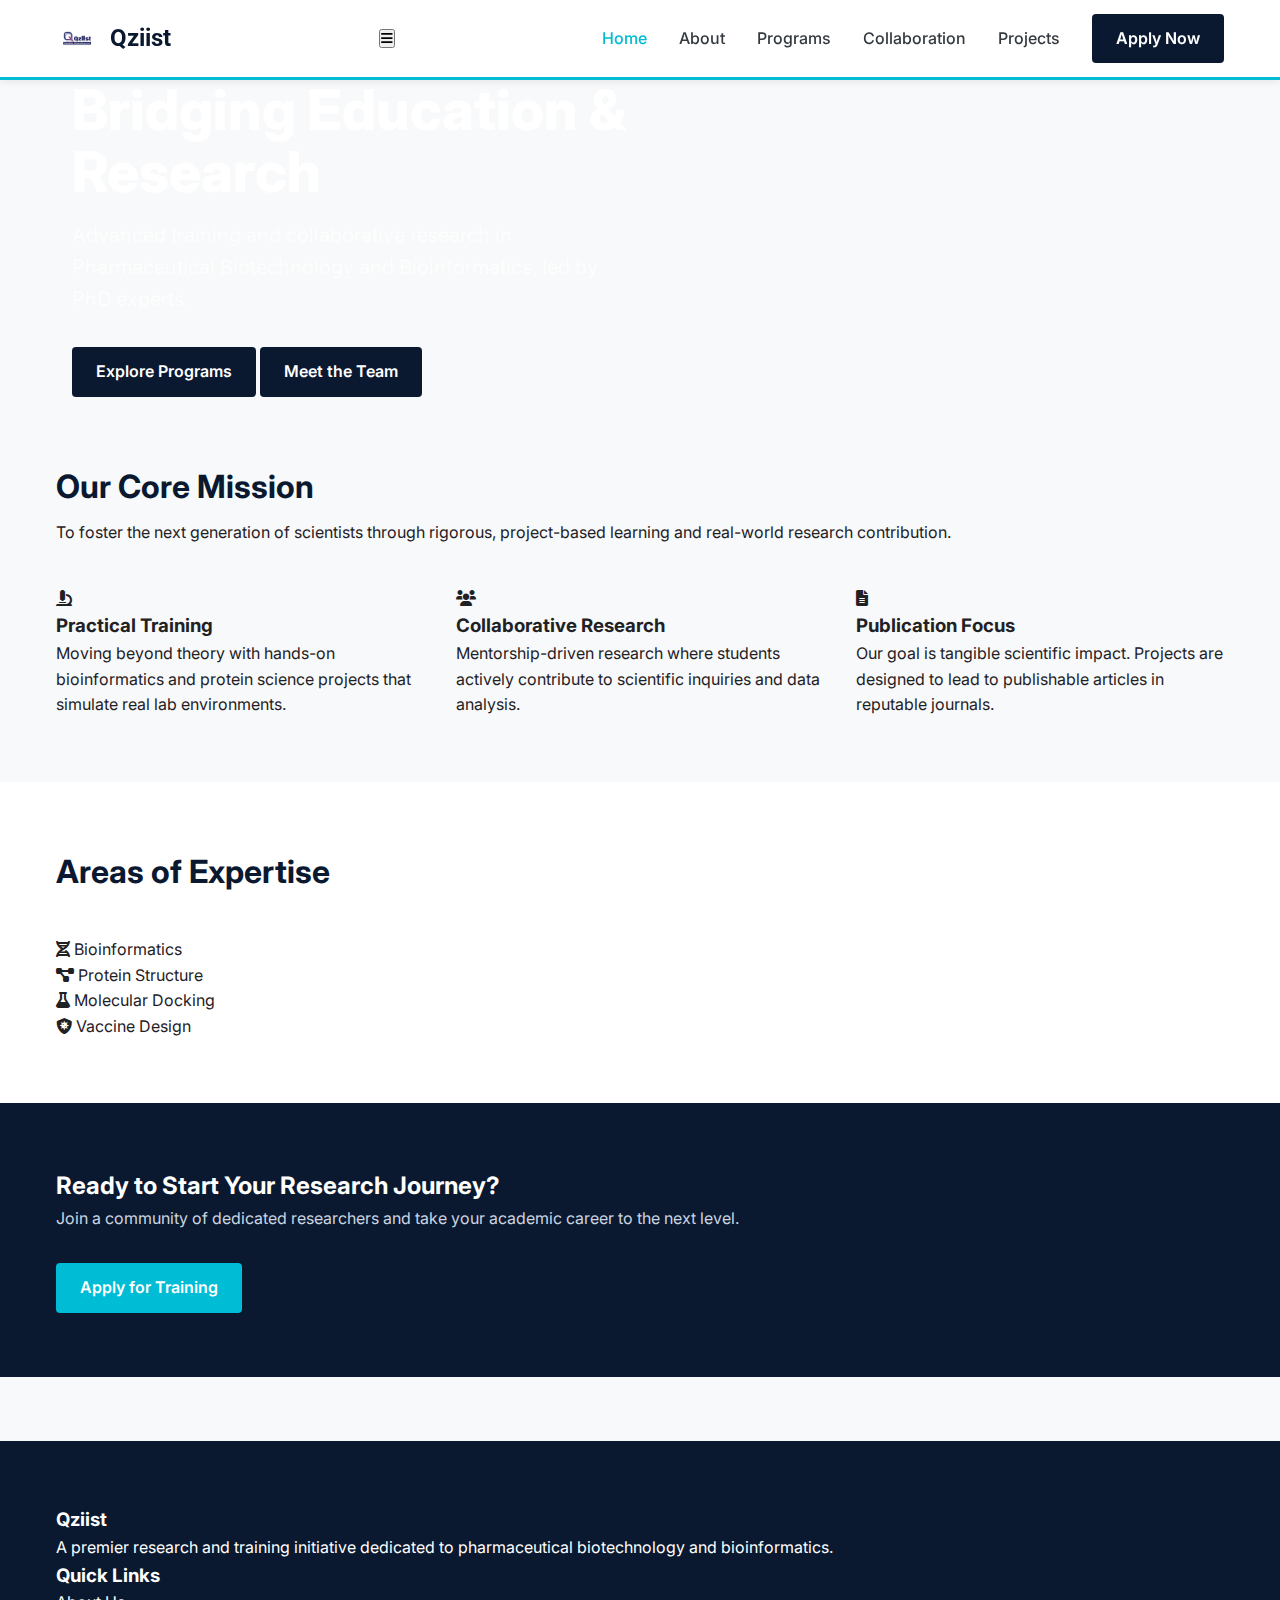
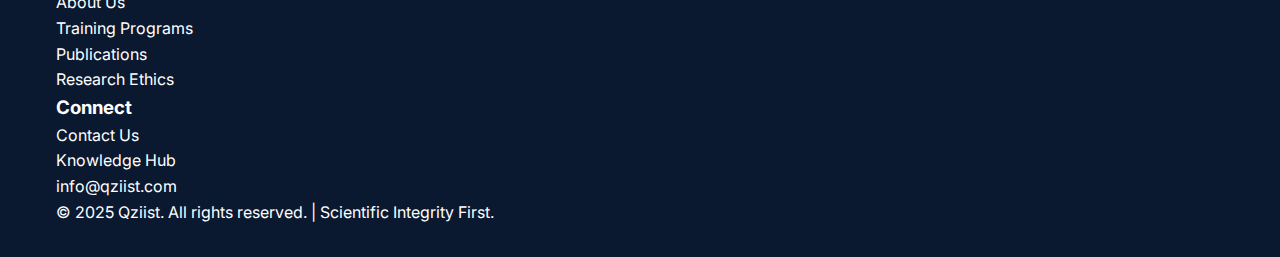
<file: index.html>
<!DOCTYPE html>
<html lang="en">
<head>
    <meta charset="UTF-8">
    <meta name="viewport" content="width=device-width, initial-scale=1.0">
    <title>Qziist | Scientific Research & Training</title>
    <meta name="description" content="Qziist: A project-based training and collaborative research initiative in Pharmaceutical Biotechnology and Bioinformatics.">
    <link rel="stylesheet" href="css/styles.css">
    <link href="https://fonts.googleapis.com/css2?family=Inter:wght@400;500;600&family=Roboto:wght@500;700&display=swap" rel="stylesheet">
    <link href="https://cdnjs.cloudflare.com/ajax/libs/font-awesome/6.0.0/css/all.min.css" rel="stylesheet">
</head>
<body>

    <!-- Header -->
    <header class="main-header">
        <div class="container nav-container">
            <a href="index.html" class="logo">
                <img src="assets/images/qzist-transparent.png" alt="Qziist Logo">
                <span>Qziist</span>
            </a>
            <button class="mobile-menu-btn" aria-label="Toggle navigation">
                <i class="fas fa-bars"></i>
            </button>
            <nav class="nav-links">
                <a href="index.html" class="nav-link">Home</a>
                <a href="about.html" class="nav-link">About</a>
                <a href="programs.html" class="nav-link">Programs</a>
                <a href="collaboration.html" class="nav-link">Collaboration</a>
                <a href="projects.html" class="nav-link">Projects</a>
                <a href="contact.html" class="nav-link btn btn-primary">Apply Now</a>
            </nav>
        </div>
    </header>

    <!-- Hero Section -->
    <section class="hero-section">
        <div class="container">
            <div class="hero-content text-center">
                <h1 class="hero-title">Bridging Education & Research</h1>
                <p class="hero-subtitle">Advanced training and collaborative research in Pharmaceutical Biotechnology and Bioinformatics, led by PhD experts.</p>
                <div class="hero-actions">
                    <a href="programs.html" class="btn btn-primary">Explore Programs</a>
                    <a href="about.html" class="btn btn-outline">Meet the Team</a>
                </div>
            </div>
        </div>
    </section>

    <!-- Mission Points -->
    <section class="section">
        <div class="container">
            <div class="section-header">
                <h2>Our Core Mission</h2>
                <p>To foster the next generation of scientists through rigorous, project-based learning and real-world research contribution.</p>
            </div>
            
            <div class="card-grid">
                <div class="card text-center">
                    <div class="card-icon"><i class="fas fa-microscope"></i></div>
                    <h3>Practical Training</h3>
                    <p>Moving beyond theory with hands-on bioinformatics and protein science projects that simulate real lab environments.</p>
                </div>
                <div class="card text-center">
                    <div class="card-icon"><i class="fas fa-users"></i></div>
                    <h3>Collaborative Research</h3>
                    <p>Mentorship-driven research where students actively contribute to scientific inquiries and data analysis.</p>
                </div>
                <div class="card text-center">
                    <div class="card-icon"><i class="fas fa-file-alt"></i></div>
                    <h3>Publication Focus</h3>
                    <p>Our goal is tangible scientific impact. Projects are designed to lead to publishable articles in reputable journals.</p>
                </div>
            </div>
        </div>
    </section>

    <!-- Featured Expertise -->
    <section class="section" style="background-color: white;">
        <div class="container">
            <div class="section-header">
                <h2>Areas of Expertise</h2>
            </div>
            <div class="feature-grid">
                <div class="feature-item">
                    <i class="fas fa-dna"></i>
                    <span>Bioinformatics</span>
                </div>
                <div class="feature-item">
                    <i class="fas fa-project-diagram"></i>
                    <span>Protein Structure</span>
                </div>
                <div class="feature-item">
                    <i class="fas fa-flask"></i>
                    <span>Molecular Docking</span>
                </div>
                <div class="feature-item">
                    <i class="fas fa-shield-virus"></i>
                    <span>Vaccine Design</span>
                </div>
            </div>
        </div>
    </section>

    <!-- CTA -->
    <section class="section cta-section text-center" style="background-color: var(--color-primary); color: white;">
        <div class="container">
            <h2>Ready to Start Your Research Journey?</h2>
            <p style="color: #cbd5e1; margin-bottom: 2rem;">Join a community of dedicated researchers and take your academic career to the next level.</p>
            <a href="contact.html" class="btn btn-primary" style="background-color: var(--color-secondary); color: var(--color-text-main);">Apply for Training</a>
        </div>
    </section>

    <!-- Footer -->
    <footer class="main-footer">
        <div class="container">
            <div class="footer-content">
                <div class="footer-column">
                    <h3>Qziist</h3>
                    <p>A premier research and training initiative dedicated to pharmaceutical biotechnology and bioinformatics.</p>
                </div>
                <div class="footer-column">
                    <h3>Quick Links</h3>
                    <ul class="footer-links">
                        <li><a href="about.html">About Us</a></li>
                        <li><a href="programs.html">Training Programs</a></li>
                        <li><a href="projects.html">Publications</a></li>
                        <li><a href="ethics.html">Research Ethics</a></li>
                    </ul>
                </div>
                <div class="footer-column">
                    <h3>Connect</h3>
                    <ul class="footer-links">
                        <li><a href="contact.html">Contact Us</a></li>
                        <li><a href="hub.html">Knowledge Hub</a></li>
                        <li><a href="mailto:info@qziist.com">info@qziist.com</a></li>
                    </ul>
                </div>
            </div>
            <div class="copyright">
                <p>&copy; 2025 Qziist. All rights reserved. | Scientific Integrity First.</p>
            </div>
        </div>
    </footer>

    <script src="js/main.js"></script>
</body>
</html>
</file>
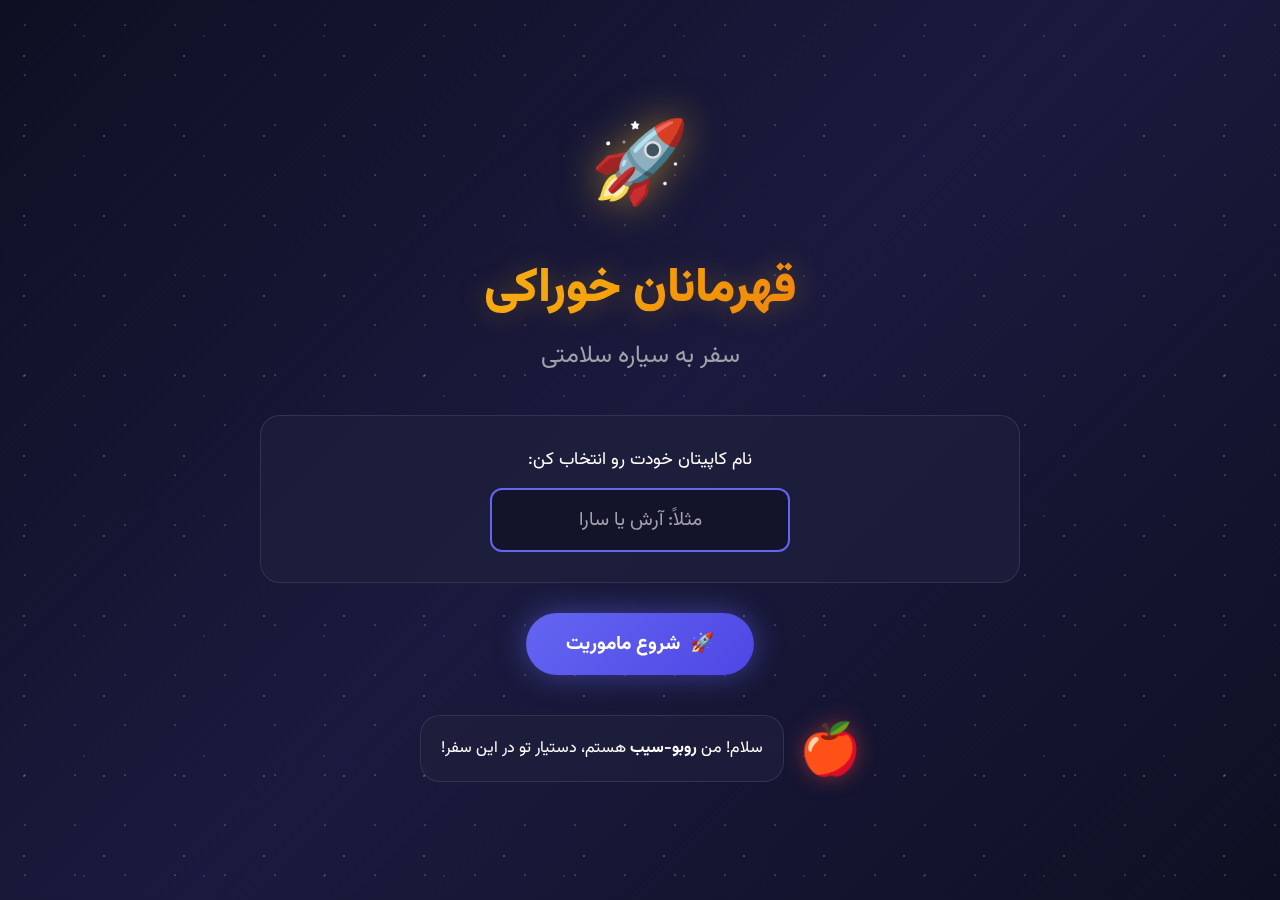
<file: food-heroes-web/index.html>
<!DOCTYPE html>
<html lang="fa" dir="rtl">
<head>
    <meta charset="UTF-8">
    <meta name="viewport" content="width=device-width, initial-scale=1.0">
    <title>قهرمانان خوراکی - سفر به سیاره سلامتی</title>
    <meta name="description" content="بازی آموزشی تغذیه سالم برای کودکان">
    <link rel="preconnect" href="https://fonts.googleapis.com">
    <link rel="preconnect" href="https://fonts.gstatic.com" crossorigin>
    <link href="https://fonts.googleapis.com/css2?family=Vazirmatn:wght@400;700;900&display=swap" rel="stylesheet">
    <link rel="stylesheet" href="styles.css">
</head>
<body>
    <!-- Stars Background -->
    <div class="stars"></div>
    <div class="stars2"></div>
    <div class="stars3"></div>

    <!-- Game Container -->
    <div class="game-container">
        
        <!-- Start Screen -->
        <div id="start-screen" class="screen active">
            <div class="spaceship-icon">🚀</div>
            <h1 class="game-title">قهرمانان خوراکی</h1>
            <h2 class="game-subtitle">سفر به سیاره سلامتی</h2>
            
            <div class="character-select">
                <p>نام کاپیتان خودت رو انتخاب کن:</p>
                <input type="text" id="player-name" placeholder="مثلاً: آرش یا سارا" maxlength="15">
            </div>
            
            <button id="start-btn" class="btn btn-primary">
                <span>🚀</span> شروع ماموریت
            </button>
            
            <div class="robo-sib">
                <span class="robo-icon">🍎</span>
                <div class="speech-bubble">
                    <p>سلام! من <strong>روبو-سیب</strong> هستم، دستیار تو در این سفر!</p>
                </div>
            </div>
        </div>

        <!-- Game Screen -->
        <div id="game-screen" class="screen">
            <!-- Status Bar -->
            <div class="status-bar">
                <div class="status-item">
                    <span class="status-icon">⚡</span>
                    <div class="progress-bar">
                        <div id="energy-bar" class="progress-fill energy"></div>
                    </div>
                    <span class="status-label">انرژی</span>
                </div>
                <div class="status-item">
                    <span class="status-icon">❤️</span>
                    <div class="progress-bar">
                        <div id="health-bar" class="progress-fill health"></div>
                    </div>
                    <span class="status-label">سلامتی</span>
                </div>
                <div class="scene-counter">
                    صحنه <span id="scene-number">1</span> از 5
                </div>
            </div>

            <!-- Scene Container -->
            <div id="scene-container">
                <!-- Dynamic content will be loaded here -->
            </div>

            <!-- Robo-Sib Guide -->
            <div class="robo-guide" id="robo-guide">
                <span class="robo-icon">🍎</span>
                <div class="guide-bubble" id="guide-text">
                    <!-- Guide text will appear here -->
                </div>
            </div>
        </div>

        <!-- Result Screen -->
        <div id="result-screen" class="screen">
            <div id="result-content">
                <!-- Result will be shown here -->
            </div>
            <button id="next-btn" class="btn btn-primary">
                <span>➡️</span> ادامه سفر
            </button>
        </div>

        <!-- End Screen -->
        <div id="end-screen" class="screen">
            <div class="trophy">🏆</div>
            <h1 id="end-title">تبریک!</h1>
            <p id="end-message"></p>
            
            <div class="final-stats">
                <div class="stat-card">
                    <span class="stat-icon">⚡</span>
                    <span class="stat-value" id="final-energy">100%</span>
                    <span class="stat-label">انرژی نهایی</span>
                </div>
                <div class="stat-card">
                    <span class="stat-icon">❤️</span>
                    <span class="stat-value" id="final-health">100%</span>
                    <span class="stat-label">سلامتی نهایی</span>
                </div>
            </div>

            <div class="lessons-learned">
                <h3>📚 درس‌هایی که یاد گرفتی:</h3>
                <ul id="lessons-list"></ul>
            </div>

            <button id="restart-btn" class="btn btn-secondary">
                <span>🔄</span> بازی دوباره
            </button>
        </div>
    </div>

    <script src="game.js"></script>
</body>
</html>
</file>
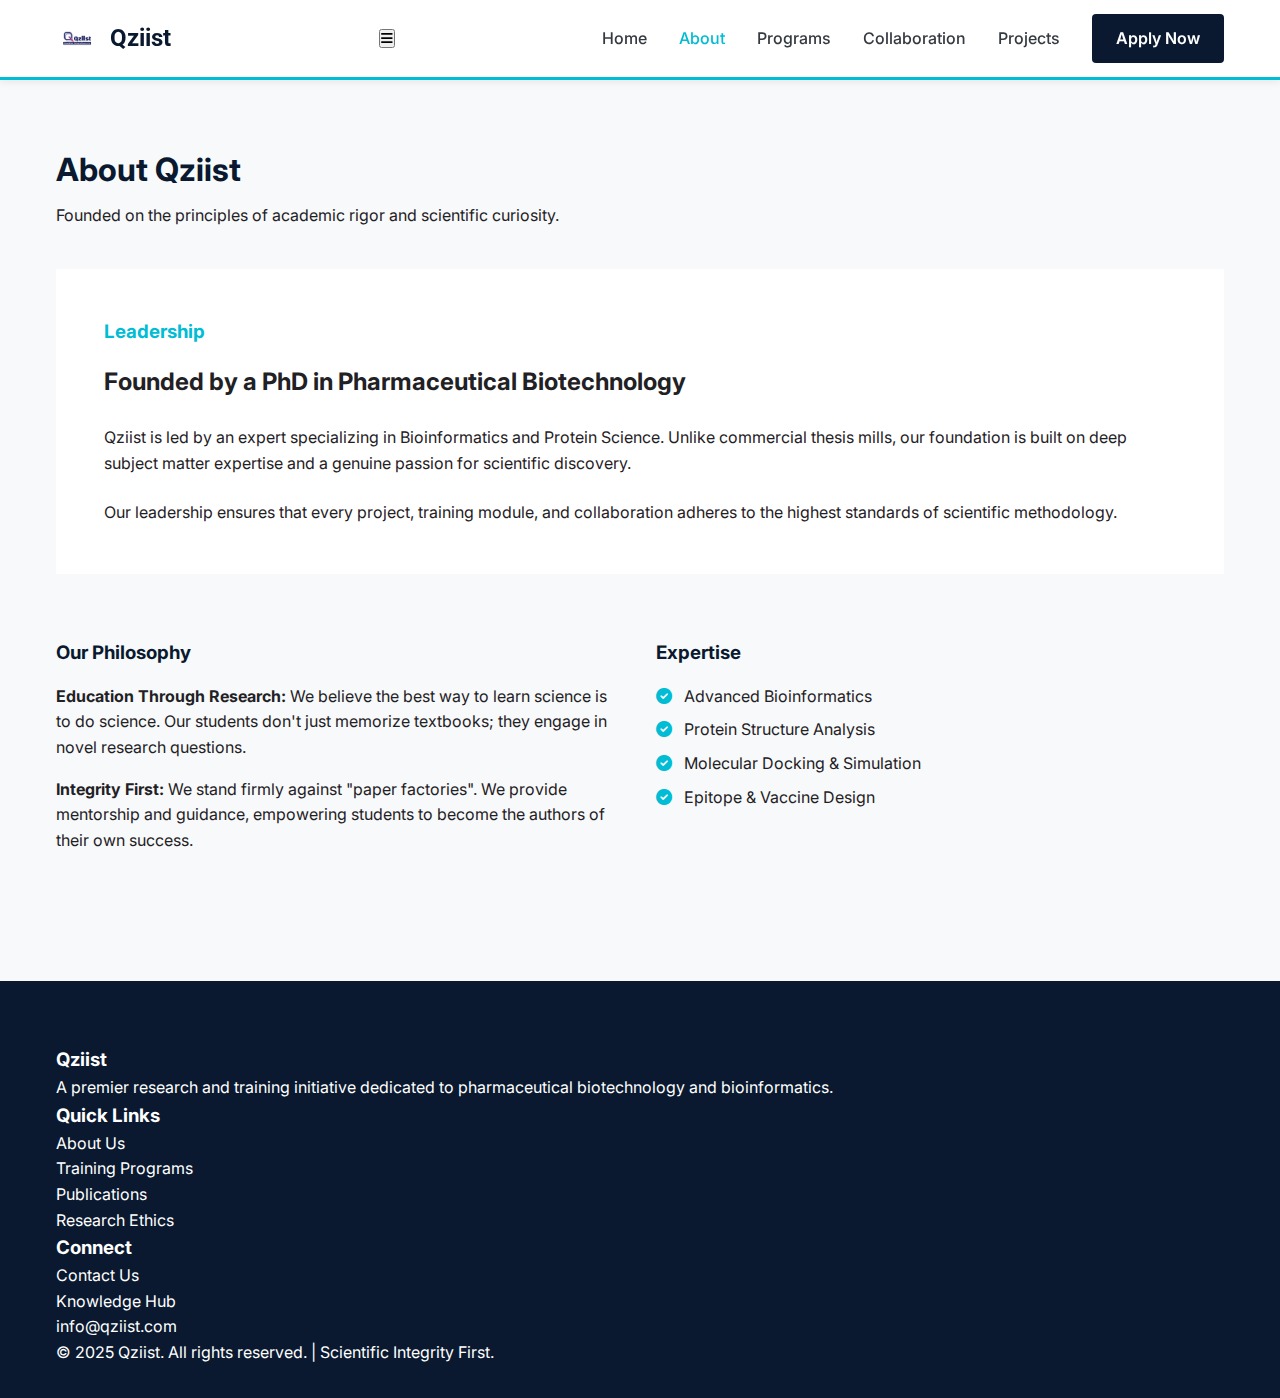
<file: about.html>
<!DOCTYPE html>
<html lang="en">

<head>
    <meta charset="UTF-8">
    <meta name="viewport" content="width=device-width, initial-scale=1.0">
    <title>About Us | Qziist</title>
    <link rel="stylesheet" href="css/styles.css">
    <link href="https://fonts.googleapis.com/css2?family=Inter:wght@400;500;600&family=Roboto:wght@500;700&display=swap"
        rel="stylesheet">
    <link href="https://cdnjs.cloudflare.com/ajax/libs/font-awesome/6.0.0/css/all.min.css" rel="stylesheet">
</head>

<body>

    <header class="main-header">
        <div class="container nav-container">
            <a href="index.html" class="logo">
                <img src="assets/images/qzist-transparent.png" alt="Qziist Logo">
                <span>Qziist</span>
            </a>
            <button class="mobile-menu-btn"><i class="fas fa-bars"></i></button>
            <nav class="nav-links">
                <a href="index.html" class="nav-link">Home</a>
                <a href="about.html" class="nav-link">About</a>
                <a href="programs.html" class="nav-link">Programs</a>
                <a href="collaboration.html" class="nav-link">Collaboration</a>
                <a href="projects.html" class="nav-link">Projects</a>
                <a href="contact.html" class="nav-link btn btn-primary">Apply Now</a>
            </nav>
        </div>
    </header>

    <section class="section">
        <div class="container">
            <div class="section-header">
                <h2>About Qziist</h2>
                <p>Founded on the principles of academic rigor and scientific curiosity.</p>
            </div>

            <div style="display: grid; grid-template-columns: 1fr; gap: 4rem;">
                <!-- Founder Section -->
                <div
                    style="background: white; padding: 3rem; border-radius: var(--radius-md); box-shadow: var(--shadow-sm);">
                    <h3 style="color: var(--color-secondary); margin-bottom: 1rem;">Leadership</h3>
                    <h4 style="font-size: 1.5rem; margin-bottom: 1.5rem;">Founded by a PhD in Pharmaceutical
                        Biotechnology</h4>
                    <p style="margin-bottom: 1.5rem;">
                        Qziist is led by an expert specializing in Bioinformatics and Protein Science.
                        Unlike commercial thesis mills, our foundation is built on deep subject matter expertise and a
                        genuine passion for scientific discovery.
                    </p>
                    <p>
                        Our leadership ensures that every project, training module, and collaboration adheres to the
                        highest standards of scientific methodology.
                    </p>
                </div>

                <!-- Philosophy -->
                <div style="display: grid; grid-template-columns: repeat(auto-fit, minmax(300px, 1fr)); gap: 2rem;">
                    <div>
                        <h3 style="color: var(--color-primary); margin-bottom: 1rem;">Our Philosophy</h3>
                        <p style="margin-bottom: 1rem;"><strong>Education Through Research:</strong> We believe the best
                            way to learn science is to do science. Our students don't just memorize textbooks; they
                            engage in novel research questions.</p>
                        <p><strong>Integrity First:</strong> We stand firmly against "paper factories". We provide
                            mentorship and guidance, empowering students to become the authors of their own success.</p>
                    </div>
                    <div>
                        <h3 style="color: var(--color-primary); margin-bottom: 1rem;">Expertise</h3>
                        <ul style="list-style: none;">
                            <li style="margin-bottom: 0.5rem;"><i class="fas fa-check-circle"
                                    style="color: var(--color-secondary); margin-right: 0.5rem;"></i> Advanced
                                Bioinformatics</li>
                            <li style="margin-bottom: 0.5rem;"><i class="fas fa-check-circle"
                                    style="color: var(--color-secondary); margin-right: 0.5rem;"></i> Protein Structure
                                Analysis</li>
                            <li style="margin-bottom: 0.5rem;"><i class="fas fa-check-circle"
                                    style="color: var(--color-secondary); margin-right: 0.5rem;"></i> Molecular Docking
                                & Simulation</li>
                            <li style="margin-bottom: 0.5rem;"><i class="fas fa-check-circle"
                                    style="color: var(--color-secondary); margin-right: 0.5rem;"></i> Epitope & Vaccine
                                Design</li>
                        </ul>
                    </div>
                </div>
            </div>
        </div>
    </section>

    <!-- Footer -->
    <footer class="main-footer">
        <div class="container">
            <div class="footer-content">
                <div class="footer-column">
                    <h3>Qziist</h3>
                    <p>A premier research and training initiative dedicated to pharmaceutical biotechnology and
                        bioinformatics.</p>
                </div>
                <div class="footer-column">
                    <h3>Quick Links</h3>
                    <ul class="footer-links">
                        <li><a href="about.html">About Us</a></li>
                        <li><a href="programs.html">Training Programs</a></li>
                        <li><a href="projects.html">Publications</a></li>
                        <li><a href="ethics.html">Research Ethics</a></li>
                    </ul>
                </div>
                <div class="footer-column">
                    <h3>Connect</h3>
                    <ul class="footer-links">
                        <li><a href="contact.html">Contact Us</a></li>
                        <li><a href="hub.html">Knowledge Hub</a></li>
                        <li><a href="mailto:info@qziist.com">info@qziist.com</a></li>
                    </ul>
                </div>
            </div>
            <div class="copyright">
                <p>&copy; 2025 Qziist. All rights reserved. | Scientific Integrity First.</p>
            </div>
        </div>
    </footer>
    <script src="js/main.js"></script>
</body>

</html>
</file>
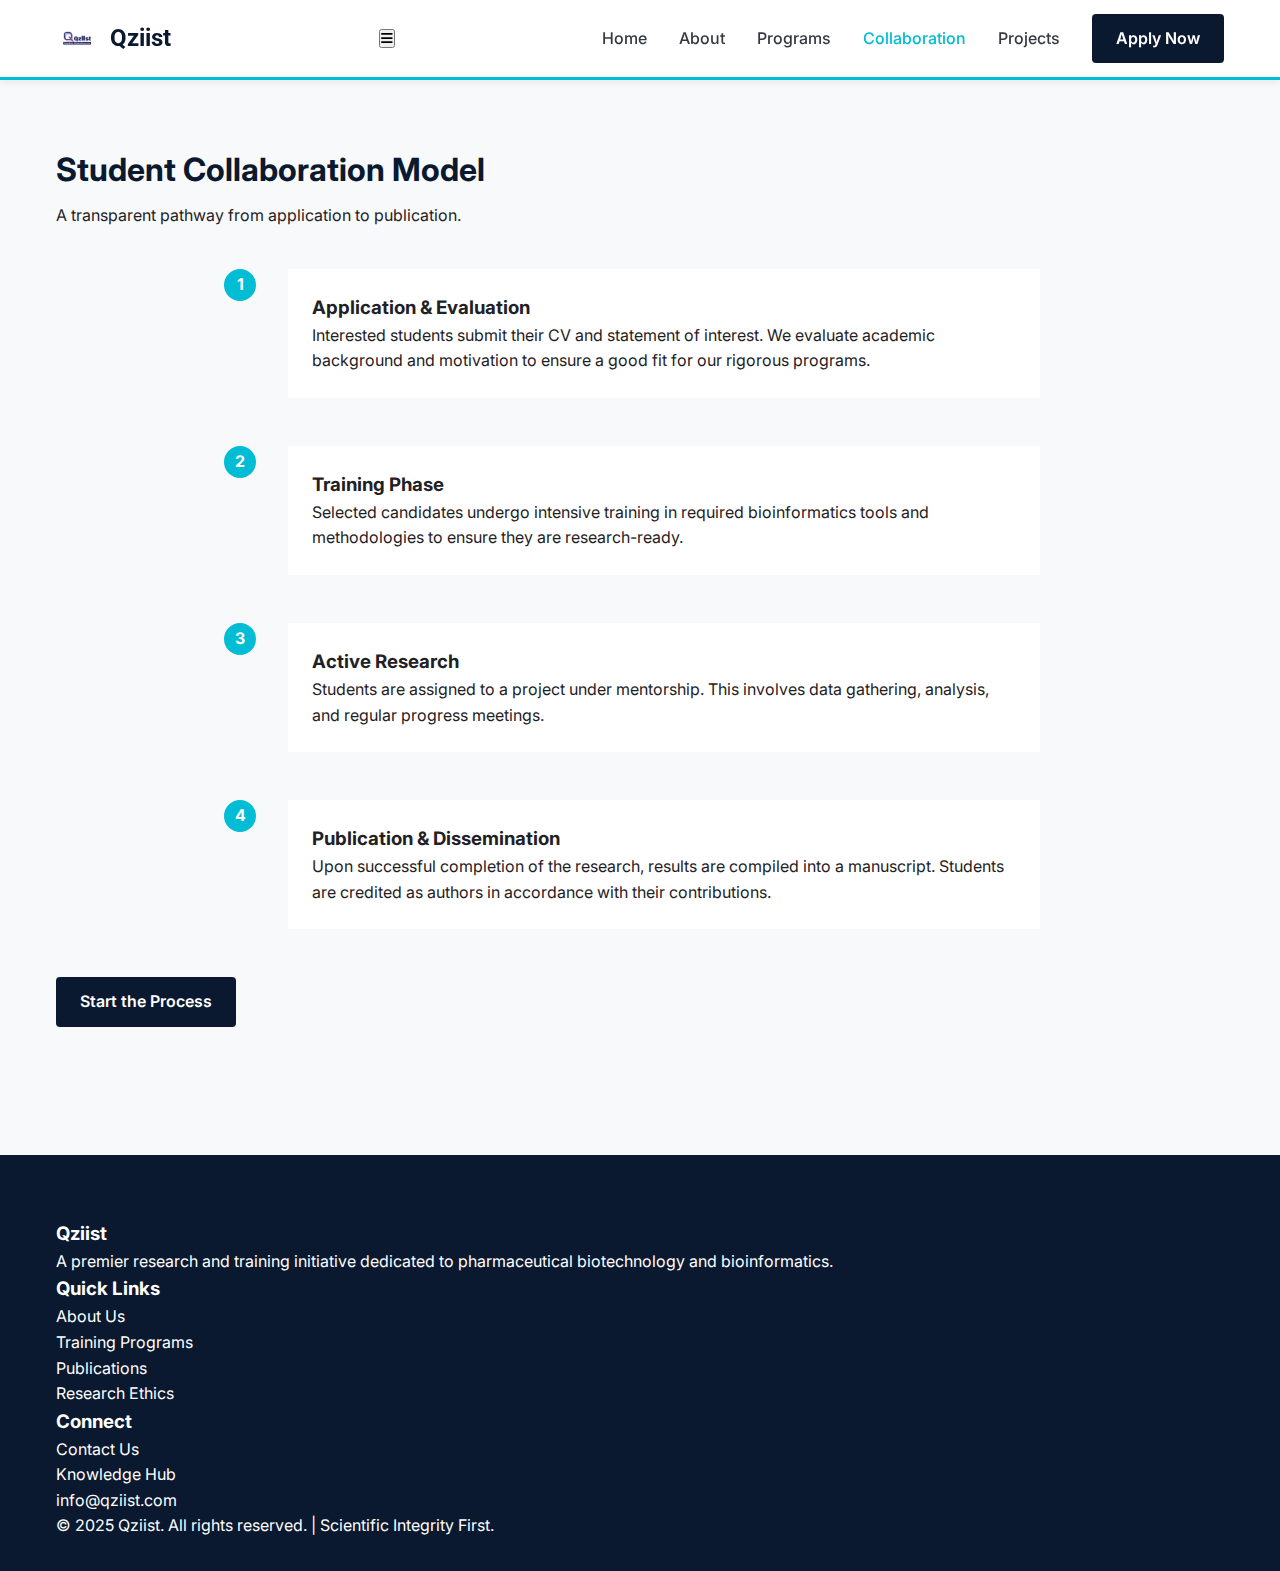
<file: collaboration.html>
<!DOCTYPE html>
<html lang="en">

<head>
    <meta charset="UTF-8">
    <meta name="viewport" content="width=device-width, initial-scale=1.0">
    <title>Collaboration Model | Qziist</title>
    <link rel="stylesheet" href="css/styles.css">
    <link href="https://fonts.googleapis.com/css2?family=Inter:wght@400;500;600&family=Roboto:wght@500;700&display=swap"
        rel="stylesheet">
    <link href="https://cdnjs.cloudflare.com/ajax/libs/font-awesome/6.0.0/css/all.min.css" rel="stylesheet">
    <style>
        .process-step {
            position: relative;
            padding-left: 3rem;
            margin-bottom: 3rem;
        }

        .process-step::before {
            content: '';
            position: absolute;
            left: 0;
            top: 0;
            width: 2px;
            height: 100%;
            background: var(--color-border);
        }

        .process-step:last-child::before {
            height: 0;
        }

        .step-number {
            position: absolute;
            left: -1rem;
            top: 0;
            width: 2rem;
            height: 2rem;
            background: var(--color-secondary);
            color: white;
            border-radius: 50%;
            display: flex;
            align-items: center;
            justify-content: center;
            font-weight: bold;
        }

        .step-content {
            background: white;
            padding: 1.5rem;
            border-radius: var(--radius-md);
            box-shadow: var(--shadow-sm);
        }
    </style>
</head>

<body>

    <header class="main-header">
        <div class="container nav-container">
            <a href="index.html" class="logo">
                <img src="assets/images/qzist-transparent.png" alt="Qziist Logo">
                <span>Qziist</span>
            </a>
            <button class="mobile-menu-btn"><i class="fas fa-bars"></i></button>
            <nav class="nav-links">
                <a href="index.html" class="nav-link">Home</a>
                <a href="about.html" class="nav-link">About</a>
                <a href="programs.html" class="nav-link">Programs</a>
                <a href="collaboration.html" class="nav-link">Collaboration</a>
                <a href="projects.html" class="nav-link">Projects</a>
                <a href="contact.html" class="nav-link btn btn-primary">Apply Now</a>
            </nav>
        </div>
    </header>

    <section class="section">
        <div class="container">
            <div class="section-header">
                <h2>Student Collaboration Model</h2>
                <p>A transparent pathway from application to publication.</p>
            </div>

            <div style="max-width: 800px; margin: 0 auto;">
                <div class="process-step">
                    <div class="step-number">1</div>
                    <div class="step-content">
                        <h3>Application & Evaluation</h3>
                        <p>Interested students submit their CV and statement of interest. We evaluate academic
                            background and motivation to ensure a good fit for our rigorous programs.</p>
                    </div>
                </div>

                <div class="process-step">
                    <div class="step-number">2</div>
                    <div class="step-content">
                        <h3>Training Phase</h3>
                        <p>Selected candidates undergo intensive training in required bioinformatics tools and
                            methodologies to ensure they are research-ready.</p>
                    </div>
                </div>

                <div class="process-step">
                    <div class="step-number">3</div>
                    <div class="step-content">
                        <h3>Active Research</h3>
                        <p>Students are assigned to a project under mentorship. This involves data gathering, analysis,
                            and regular progress meetings.</p>
                    </div>
                </div>

                <div class="process-step">
                    <div class="step-number">4</div>
                    <div class="step-content">
                        <h3>Publication & Dissemination</h3>
                        <p>Upon successful completion of the research, results are compiled into a manuscript. Students
                            are credited as authors in accordance with their contributions.</p>
                    </div>
                </div>
            </div>

            <div class="text-center" style="margin-top: 3rem;">
                <a href="contact.html" class="btn btn-primary">Start the Process</a>
            </div>
        </div>
    </section>

    <!-- Footer -->
    <footer class="main-footer">
        <div class="container">
            <div class="footer-content">
                <div class="footer-column">
                    <h3>Qziist</h3>
                    <p>A premier research and training initiative dedicated to pharmaceutical biotechnology and
                        bioinformatics.</p>
                </div>
                <div class="footer-column">
                    <h3>Quick Links</h3>
                    <ul class="footer-links">
                        <li><a href="about.html">About Us</a></li>
                        <li><a href="programs.html">Training Programs</a></li>
                        <li><a href="projects.html">Publications</a></li>
                        <li><a href="ethics.html">Research Ethics</a></li>
                    </ul>
                </div>
                <div class="footer-column">
                    <h3>Connect</h3>
                    <ul class="footer-links">
                        <li><a href="contact.html">Contact Us</a></li>
                        <li><a href="hub.html">Knowledge Hub</a></li>
                        <li><a href="mailto:info@qziist.com">info@qziist.com</a></li>
                    </ul>
                </div>
            </div>
            <div class="copyright">
                <p>&copy; 2025 Qziist. All rights reserved. | Scientific Integrity First.</p>
            </div>
        </div>
    </footer>
    <script src="js/main.js"></script>
</body>

</html>
</file>
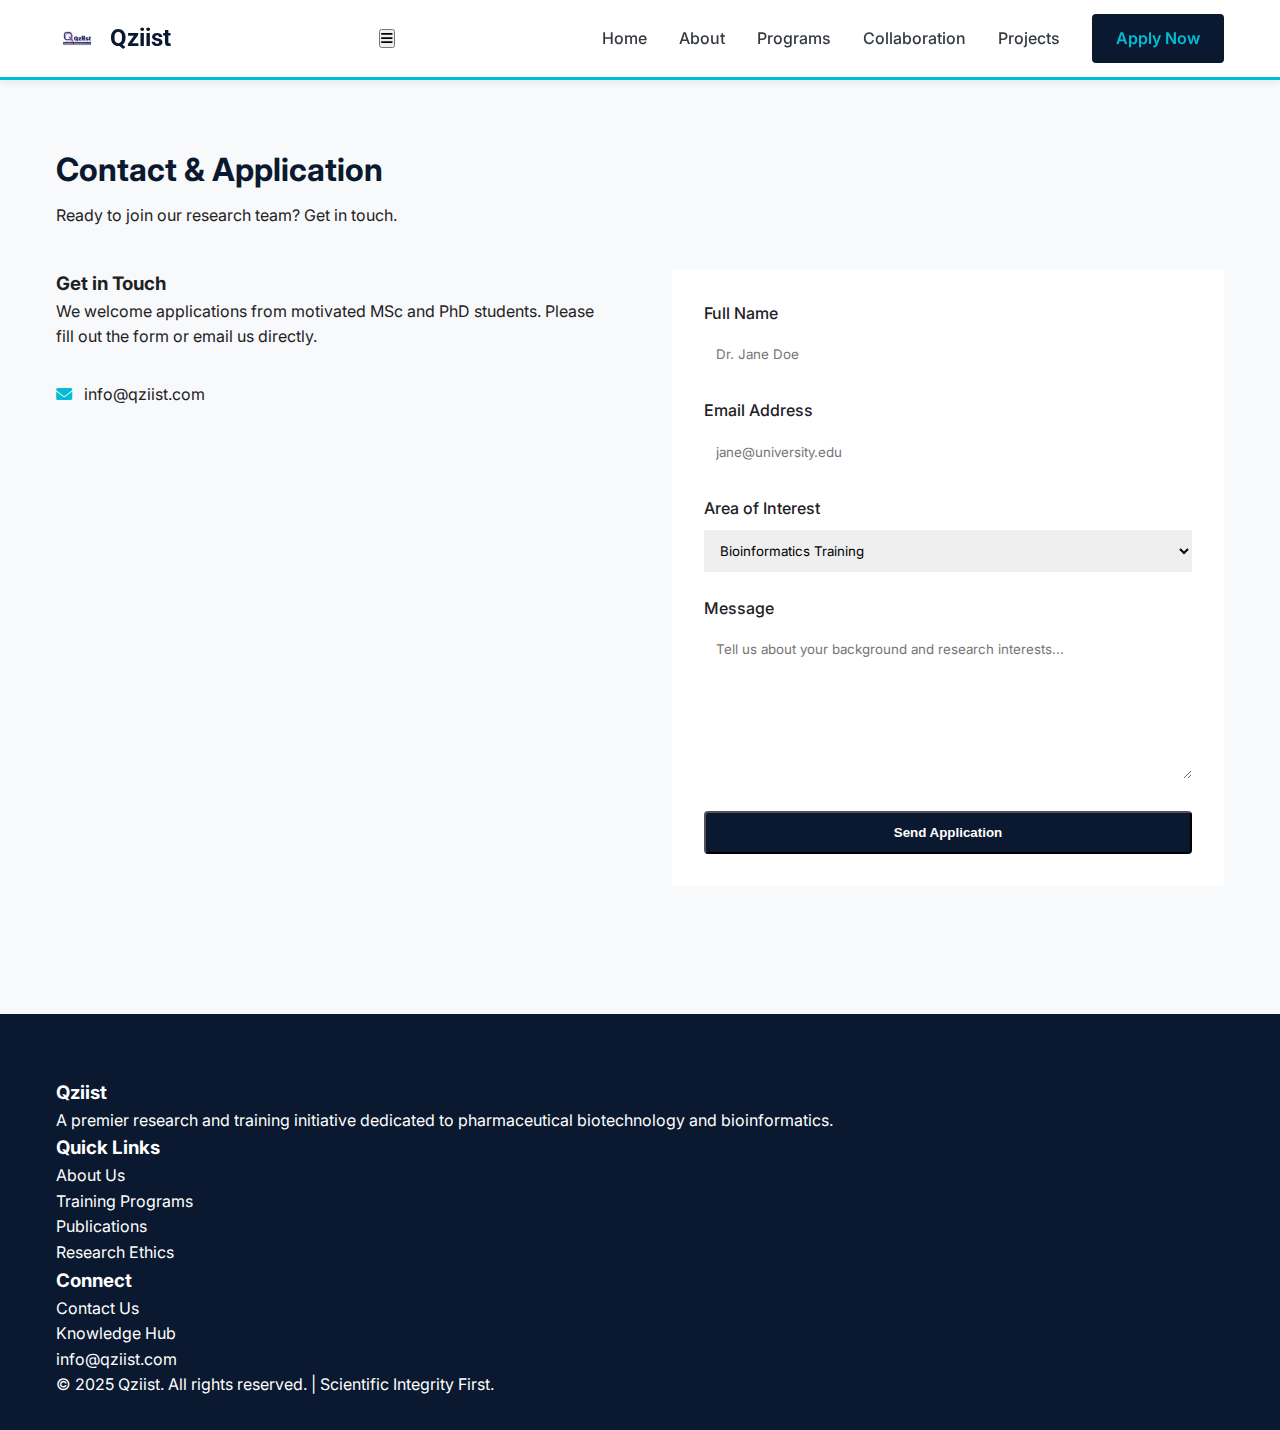
<file: contact.html>
<!DOCTYPE html>
<html lang="en">

<head>
    <meta charset="UTF-8">
    <meta name="viewport" content="width=device-width, initial-scale=1.0">
    <title>Contact Us | Qziist</title>
    <link rel="stylesheet" href="css/styles.css">
    <link href="https://fonts.googleapis.com/css2?family=Inter:wght@400;500;600&family=Roboto:wght@500;700&display=swap"
        rel="stylesheet">
    <link href="https://cdnjs.cloudflare.com/ajax/libs/font-awesome/6.0.0/css/all.min.css" rel="stylesheet">
    <style>
        .contact-form {
            background: white;
            padding: 2rem;
            border-radius: var(--radius-md);
            box-shadow: var(--shadow-sm);
        }

        .form-group {
            margin-bottom: 1.5rem;
        }

        .form-label {
            display: block;
            margin-bottom: 0.5rem;
            font-weight: 500;
        }

        .form-input,
        .form-textarea {
            width: 100%;
            padding: 0.75rem;
            border: 1px solid var(--color-border);
            border-radius: var(--radius-sm);
            font-family: inherit;
        }

        .form-textarea {
            resize: vertical;
            min-height: 150px;
        }

        .form-input:focus,
        .form-textarea:focus {
            outline: none;
            border-color: var(--color-secondary);
            box-shadow: 0 0 0 2px rgba(0, 188, 212, 0.1);
        }
    </style>
</head>

<body>
    <header class="main-header">
        <div class="container nav-container">
            <a href="index.html" class="logo">
                <img src="assets/images/qzist-transparent.png" alt="Qziist Logo">
                <span>Qziist</span>
            </a>
            <button class="mobile-menu-btn"><i class="fas fa-bars"></i></button>
            <nav class="nav-links">
                <a href="index.html" class="nav-link">Home</a>
                <a href="about.html" class="nav-link">About</a>
                <a href="programs.html" class="nav-link">Programs</a>
                <a href="collaboration.html" class="nav-link">Collaboration</a>
                <a href="projects.html" class="nav-link">Projects</a>
                <a href="contact.html" class="nav-link btn btn-primary">Apply Now</a>
            </nav>
        </div>
    </header>

    <section class="section">
        <div class="container">
            <div class="section-header">
                <h2>Contact & Application</h2>
                <p>Ready to join our research team? Get in touch.</p>
            </div>

            <div style="display: grid; grid-template-columns: repeat(auto-fit, minmax(300px, 1fr)); gap: 4rem;">
                <div class="contact-info">
                    <h3>Get in Touch</h3>
                    <p style="margin-bottom: 2rem; color: var(--color-text-muted);">
                        We welcome applications from motivated MSc and PhD students. Please fill out the form or email
                        us directly.
                    </p>

                    <div style="margin-bottom: 1.5rem;">
                        <i class="fas fa-envelope" style="color: var(--color-secondary); margin-right: 0.5rem;"></i>
                        <a href="mailto:info@qziist.com">info@qziist.com</a>
                    </div>
                </div>

                <div class="contact-form">
                    <form>
                        <div class="form-group">
                            <label class="form-label" for="name">Full Name</label>
                            <input class="form-input" type="text" id="name" placeholder="Dr. Jane Doe">
                        </div>
                        <div class="form-group">
                            <label class="form-label" for="email">Email Address</label>
                            <input class="form-input" type="email" id="email" placeholder="jane@university.edu">
                        </div>
                        <div class="form-group">
                            <label class="form-label" for="interest">Area of Interest</label>
                            <select class="form-input" id="interest">
                                <option>Bioinformatics Training</option>
                                <option>Research Internship</option>
                                <option>Collaboration Inquiry</option>
                                <option>Other</option>
                            </select>
                        </div>
                        <div class="form-group">
                            <label class="form-label" for="message">Message</label>
                            <textarea class="form-textarea" id="message"
                                placeholder="Tell us about your background and research interests..."></textarea>
                        </div>
                        <button type="submit" class="btn btn-primary" style="width: 100%;">Send Application</button>
                    </form>
                </div>
            </div>
        </div>
    </section>

    <footer class="main-footer">
        <div class="container">
            <div class="footer-content">
                <div class="footer-column">
                    <h3>Qziist</h3>
                    <p>A premier research and training initiative dedicated to pharmaceutical biotechnology and
                        bioinformatics.</p>
                </div>
                <div class="footer-column">
                    <h3>Quick Links</h3>
                    <ul class="footer-links">
                        <li><a href="about.html">About Us</a></li>
                        <li><a href="programs.html">Training Programs</a></li>
                        <li><a href="projects.html">Publications</a></li>
                        <li><a href="ethics.html">Research Ethics</a></li>
                    </ul>
                </div>
                <div class="footer-column">
                    <h3>Connect</h3>
                    <ul class="footer-links">
                        <li><a href="contact.html">Contact Us</a></li>
                        <li><a href="hub.html">Knowledge Hub</a></li>
                        <li><a href="mailto:info@qziist.com">info@qziist.com</a></li>
                    </ul>
                </div>
            </div>
            <div class="copyright">
                <p>&copy; 2025 Qziist. All rights reserved. | Scientific Integrity First.</p>
            </div>
        </div>
    </footer>
    <script src="js/main.js"></script>
</body>

</html>
</file>
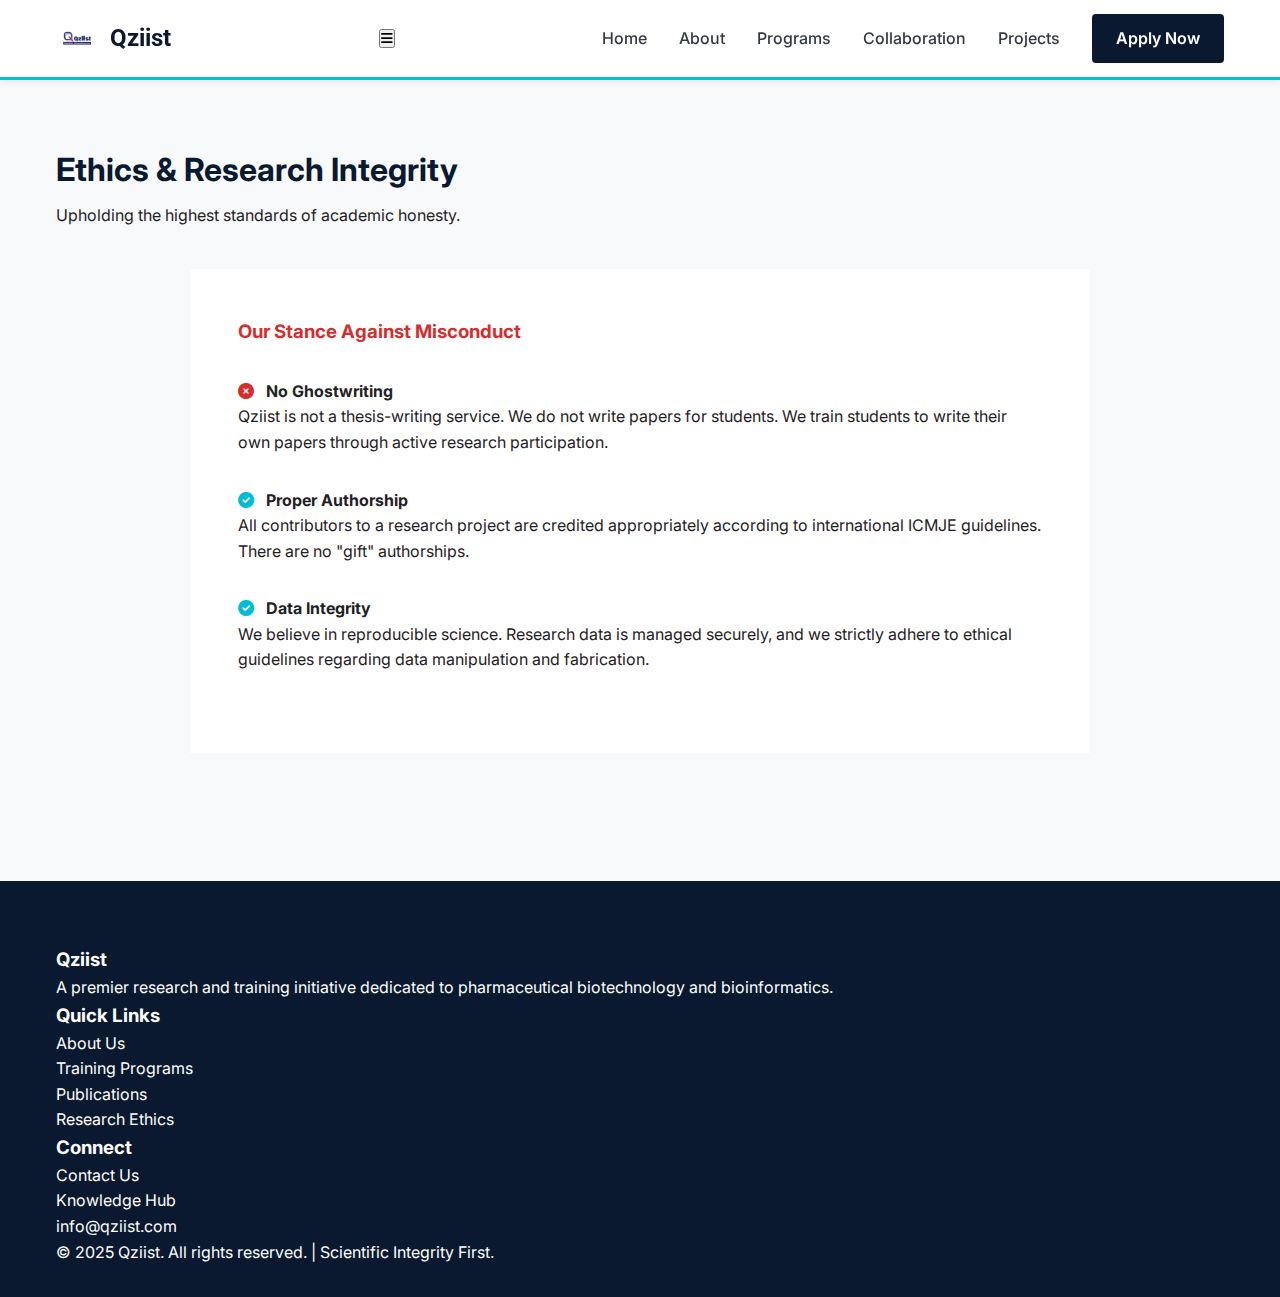
<file: ethics.html>
<!DOCTYPE html>
<html lang="en">

<head>
    <meta charset="UTF-8">
    <meta name="viewport" content="width=device-width, initial-scale=1.0">
    <title>Research Ethics | Qziist</title>
    <link rel="stylesheet" href="css/styles.css">
    <link href="https://fonts.googleapis.com/css2?family=Inter:wght@400;500;600&family=Roboto:wght@500;700&display=swap"
        rel="stylesheet">
    <link href="https://cdnjs.cloudflare.com/ajax/libs/font-awesome/6.0.0/css/all.min.css" rel="stylesheet">
</head>

<body>
    <header class="main-header">
        <div class="container nav-container">
            <a href="index.html" class="logo">
                <img src="assets/images/qzist-transparent.png" alt="Qziist Logo">
                <span>Qziist</span>
            </a>
            <button class="mobile-menu-btn"><i class="fas fa-bars"></i></button>
            <nav class="nav-links">
                <a href="index.html" class="nav-link">Home</a>
                <a href="about.html" class="nav-link">About</a>
                <a href="programs.html" class="nav-link">Programs</a>
                <a href="collaboration.html" class="nav-link">Collaboration</a>
                <a href="projects.html" class="nav-link">Projects</a>
                <a href="contact.html" class="nav-link btn btn-primary">Apply Now</a>
            </nav>
        </div>
    </header>

    <section class="section">
        <div class="container">
            <div class="section-header">
                <h2>Ethics & Research Integrity</h2>
                <p>Upholding the highest standards of academic honesty.</p>
            </div>

            <div
                style="background: white; padding: 3rem; border-radius: var(--radius-md); box-shadow: var(--shadow-sm); max-width: 900px; margin: 0 auto;">
                <h3 style="color: var(--color-accent); margin-bottom: 2rem;">Our Stance Against Misconduct</h3>

                <div style="margin-bottom: 2rem;">
                    <h4><i class="fas fa-times-circle" style="color: var(--color-accent); margin-right: 0.5rem;"></i> No
                        Ghostwriting</h4>
                    <p>Qziist is not a thesis-writing service. We do not write papers for students. We train students to
                        write their own papers through active research participation.</p>
                </div>

                <div style="margin-bottom: 2rem;">
                    <h4><i class="fas fa-check-circle" style="color: var(--color-secondary); margin-right: 0.5rem;"></i>
                        Proper Authorship</h4>
                    <p>All contributors to a research project are credited appropriately according to international
                        ICMJE guidelines. There are no "gift" authorships.</p>
                </div>

                <div style="margin-bottom: 2rem;">
                    <h4><i class="fas fa-check-circle" style="color: var(--color-secondary); margin-right: 0.5rem;"></i>
                        Data Integrity</h4>
                    <p>We believe in reproducible science. Research data is managed securely, and we strictly adhere to
                        ethical guidelines regarding data manipulation and fabrication.</p>
                </div>
            </div>
        </div>
    </section>

    <footer class="main-footer">
        <div class="container">
            <div class="footer-content">
                <div class="footer-column">
                    <h3>Qziist</h3>
                    <p>A premier research and training initiative dedicated to pharmaceutical biotechnology and
                        bioinformatics.</p>
                </div>
                <div class="footer-column">
                    <h3>Quick Links</h3>
                    <ul class="footer-links">
                        <li><a href="about.html">About Us</a></li>
                        <li><a href="programs.html">Training Programs</a></li>
                        <li><a href="projects.html">Publications</a></li>
                        <li><a href="ethics.html">Research Ethics</a></li>
                    </ul>
                </div>
                <div class="footer-column">
                    <h3>Connect</h3>
                    <ul class="footer-links">
                        <li><a href="contact.html">Contact Us</a></li>
                        <li><a href="hub.html">Knowledge Hub</a></li>
                        <li><a href="mailto:info@qziist.com">info@qziist.com</a></li>
                    </ul>
                </div>
            </div>
            <div class="copyright">
                <p>&copy; 2025 Qziist. All rights reserved. | Scientific Integrity First.</p>
            </div>
        </div>
    </footer>
    <script src="js/main.js"></script>
</body>

</html>
</file>
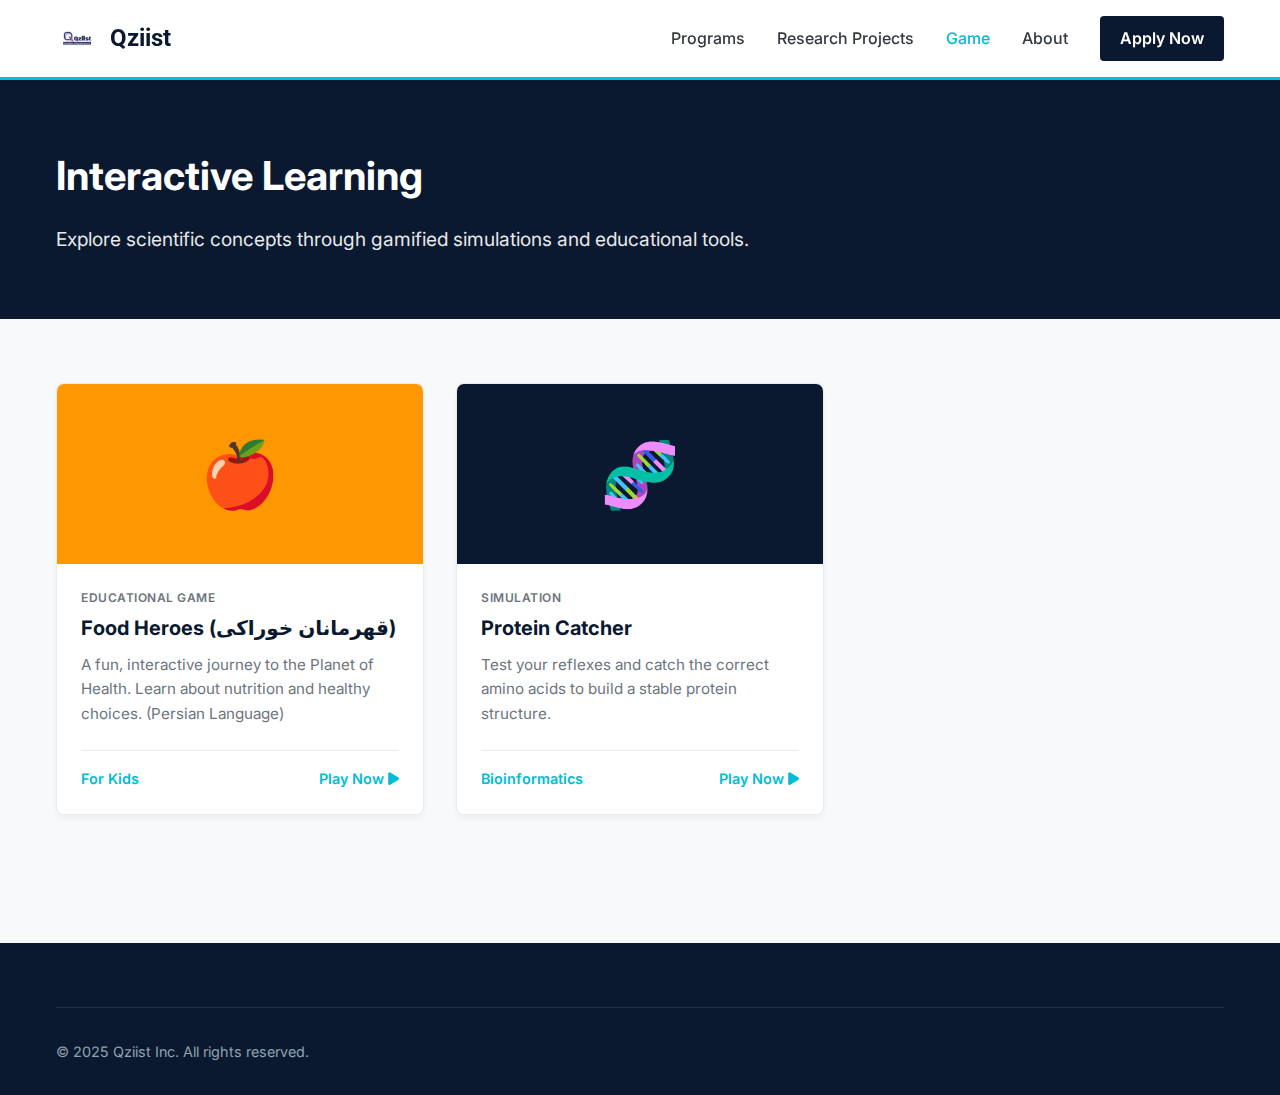
<file: game.html>
<!DOCTYPE html>
<html lang="en">

<head>
    <meta charset="UTF-8">
    <meta name="viewport" content="width=device-width, initial-scale=1.0">
    <title>Scientific Games | Qziist</title>
    <link rel="stylesheet" href="css/styles.css">
    <link
        href="https://fonts.googleapis.com/css2?family=Inter:wght@400;500;600;700&family=Roboto:wght@500;700&display=swap"
        rel="stylesheet">
    <link href="https://cdnjs.cloudflare.com/ajax/libs/font-awesome/6.0.0/css/all.min.css" rel="stylesheet">
</head>

<body>

    <header class="main-header">
        <div class="nav-container">
            <a href="index.html" class="logo">
                <img src="assets/images/qzist-transparent.png" alt="Qziist Logo">
                <span>Qziist</span>
            </a>
            <nav class="nav-links">
                <a href="programs.html" class="nav-link">Programs</a>
                <a href="projects.html" class="nav-link">Research Projects</a>
                <a href="game.html" class="nav-link active">Game</a>
                <a href="about.html" class="nav-link">About</a>
                <a href="contact.html" class="nav-btn">Apply Now</a>
            </nav>
            <button class="mobile-menu-btn" style="display:none;"><i class="fas fa-bars"></i></button>
        </div>
    </header>

    <div style="background:var(--color-primary); color:white; padding: 4rem 0;">
        <div class="container">
            <h1 style="font-size:2.5rem; margin-bottom:1rem;">Interactive Learning</h1>
            <p style="font-size:1.2rem; opacity:0.9; max-width:800px;">Explore scientific concepts through gamified
                simulations and educational tools.</p>
        </div>
    </div>

    <section class="section">
        <div class="container">
            <div class="card-grid">
                <!-- Food Heroes Game -->
                <a href="food-heroes-web/index.html" class="program-card">
                    <div class="card-thumb"
                        style="background:#ff9800; display:flex; align-items:center; justify-content:center;">
                        <span style="font-size:4rem;">🍎</span>
                    </div>
                    <div class="card-body">
                        <span class="org-label">Educational Game</span>
                        <h3 class="card-title">Food Heroes (قهرمانان خوراکی)</h3>
                        <p class="card-desc">
                            A fun, interactive journey to the Planet of Health. Learn about nutrition and healthy
                            choices. (Persian Language)
                        </p>
                        <div class="card-footer">
                            <span>For Kids</span>
                            <span>Play Now <i class="fas fa-play"></i></span>
                        </div>
                    </div>
                </a>

                <!-- Protein Catcher Game -->
                <a href="protein_game.html" class="program-card">
                    <div class="card-thumb"
                        style="background:#0a192f; display:flex; align-items:center; justify-content:center;">
                        <span style="font-size:4rem;">🧬</span>
                    </div>
                    <div class="card-body">
                        <span class="org-label">Simulation</span>
                        <h3 class="card-title">Protein Catcher</h3>
                        <p class="card-desc">
                            Test your reflexes and catch the correct amino acids to build a stable protein structure.
                        </p>
                        <div class="card-footer">
                            <span>Bioinformatics</span>
                            <span>Play Now <i class="fas fa-play"></i></span>
                        </div>
                    </div>
                </a>
            </div>
        </div>
    </section>

    <footer class="main-footer">
        <div class="container">
            <div class="footer-bottom">
                <p>&copy; 2025 Qziist Inc. All rights reserved.</p>
            </div>
        </div>
    </footer>

    <script src="js/main.js"></script>
</body>

</html>
</file>
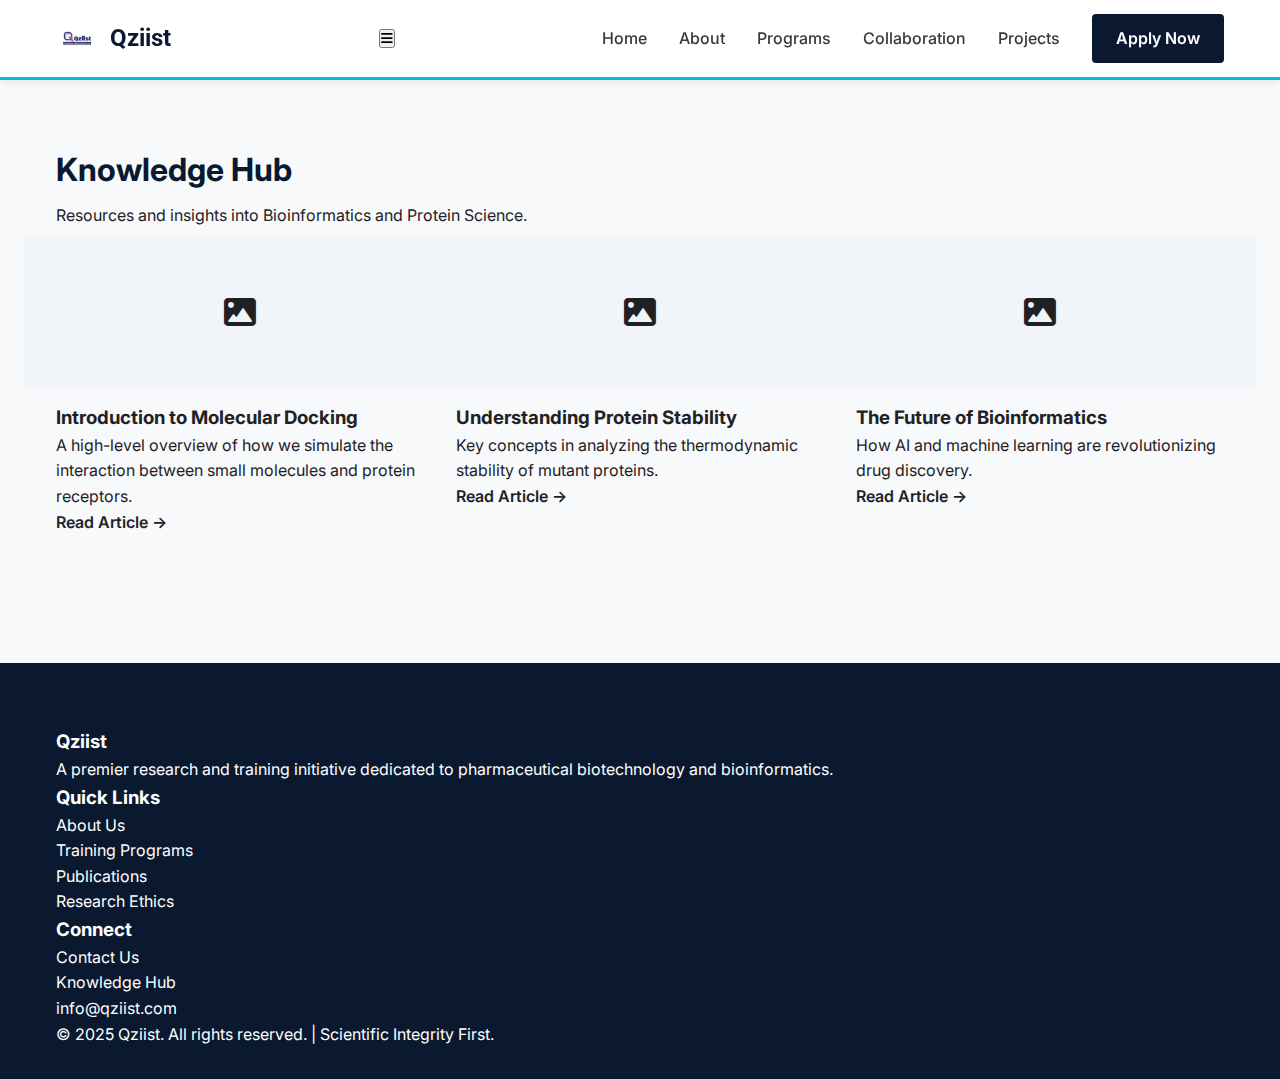
<file: hub.html>
<!DOCTYPE html>
<html lang="en">

<head>
    <meta charset="UTF-8">
    <meta name="viewport" content="width=device-width, initial-scale=1.0">
    <title>Knowledge Hub | Qziist</title>
    <link rel="stylesheet" href="css/styles.css">
    <link href="https://fonts.googleapis.com/css2?family=Inter:wght@400;500;600&family=Roboto:wght@500;700&display=swap"
        rel="stylesheet">
    <link href="https://cdnjs.cloudflare.com/ajax/libs/font-awesome/6.0.0/css/all.min.css" rel="stylesheet">
</head>

<body>
    <header class="main-header">
        <div class="container nav-container">
            <a href="index.html" class="logo">
                <img src="assets/images/qzist-transparent.png" alt="Qziist Logo">
                <span>Qziist</span>
            </a>
            <button class="mobile-menu-btn"><i class="fas fa-bars"></i></button>
            <nav class="nav-links">
                <a href="index.html" class="nav-link">Home</a>
                <a href="about.html" class="nav-link">About</a>
                <a href="programs.html" class="nav-link">Programs</a>
                <a href="collaboration.html" class="nav-link">Collaboration</a>
                <a href="projects.html" class="nav-link">Projects</a>
                <a href="contact.html" class="nav-link btn btn-primary">Apply Now</a>
            </nav>
        </div>
    </header>

    <section class="section">
        <div class="container">
            <div class="section-header">
                <h2>Knowledge Hub</h2>
                <p>Resources and insights into Bioinformatics and Protein Science.</p>
            </div>

            <div class="card-grid">
                <!-- Article Placeholder 1 -->
                <article class="card">
                    <div
                        style="height: 150px; background-color: #f1f5f9; margin: -2rem -2rem 1rem -2rem; display: flex; align-items: center; justify-content: center; color: var(--color-text-muted);">
                        <i class="fas fa-image fa-2x"></i>
                    </div>
                    <h3>Introduction to Molecular Docking</h3>
                    <p style="flex-grow: 1;">A high-level overview of how we simulate the interaction between small
                        molecules and protein receptors.</p>
                    <a href="#" style="margin-top: 1rem; font-weight: 600;">Read Article &rarr;</a>
                </article>

                <!-- Article Placeholder 2 -->
                <article class="card">
                    <div
                        style="height: 150px; background-color: #f1f5f9; margin: -2rem -2rem 1rem -2rem; display: flex; align-items: center; justify-content: center; color: var(--color-text-muted);">
                        <i class="fas fa-image fa-2x"></i>
                    </div>
                    <h3>Understanding Protein Stability</h3>
                    <p style="flex-grow: 1;">Key concepts in analyzing the thermodynamic stability of mutant proteins.
                    </p>
                    <a href="#" style="margin-top: 1rem; font-weight: 600;">Read Article &rarr;</a>
                </article>

                <!-- Article Placeholder 3 -->
                <article class="card">
                    <div
                        style="height: 150px; background-color: #f1f5f9; margin: -2rem -2rem 1rem -2rem; display: flex; align-items: center; justify-content: center; color: var(--color-text-muted);">
                        <i class="fas fa-image fa-2x"></i>
                    </div>
                    <h3>The Future of Bioinformatics</h3>
                    <p style="flex-grow: 1;">How AI and machine learning are revolutionizing drug discovery.</p>
                    <a href="#" style="margin-top: 1rem; font-weight: 600;">Read Article &rarr;</a>
                </article>
            </div>
        </div>
    </section>

    <footer class="main-footer">
        <div class="container">
            <div class="footer-content">
                <div class="footer-column">
                    <h3>Qziist</h3>
                    <p>A premier research and training initiative dedicated to pharmaceutical biotechnology and
                        bioinformatics.</p>
                </div>
                <div class="footer-column">
                    <h3>Quick Links</h3>
                    <ul class="footer-links">
                        <li><a href="about.html">About Us</a></li>
                        <li><a href="programs.html">Training Programs</a></li>
                        <li><a href="projects.html">Publications</a></li>
                        <li><a href="ethics.html">Research Ethics</a></li>
                    </ul>
                </div>
                <div class="footer-column">
                    <h3>Connect</h3>
                    <ul class="footer-links">
                        <li><a href="contact.html">Contact Us</a></li>
                        <li><a href="hub.html">Knowledge Hub</a></li>
                        <li><a href="mailto:info@qziist.com">info@qziist.com</a></li>
                    </ul>
                </div>
            </div>
            <div class="copyright">
                <p>&copy; 2025 Qziist. All rights reserved. | Scientific Integrity First.</p>
            </div>
        </div>
    </footer>
    <script src="js/main.js"></script>
</body>

</html>
</file>
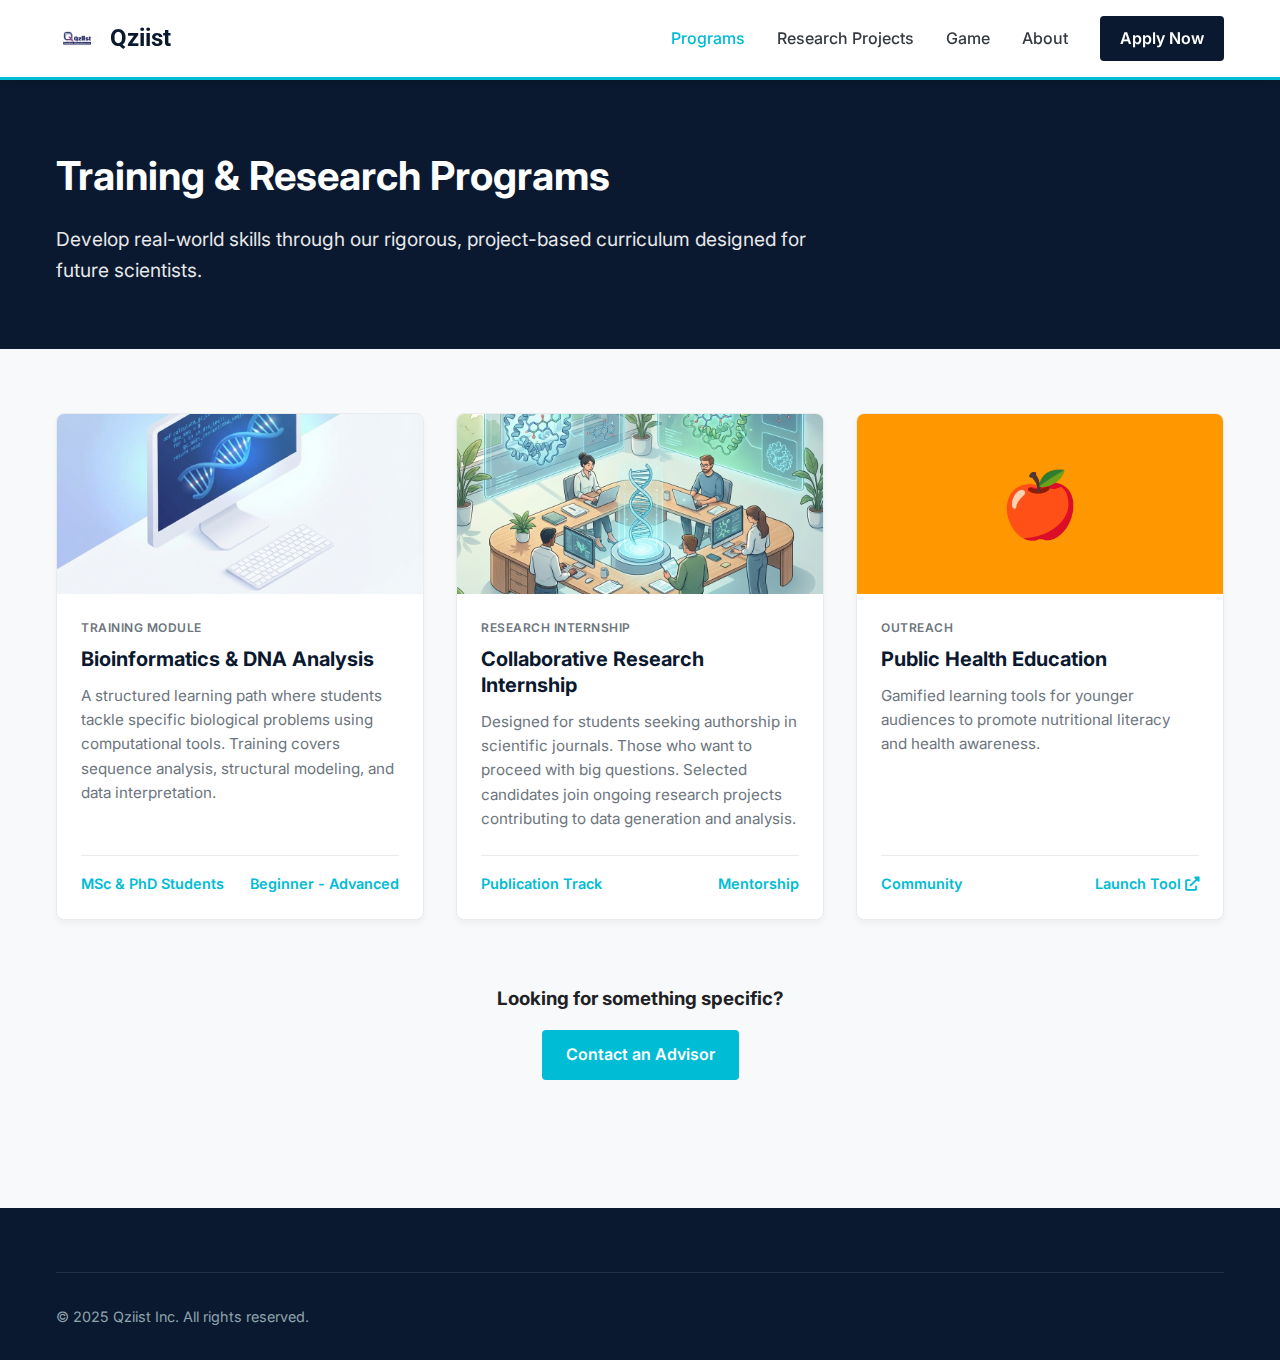
<file: programs.html>
<!DOCTYPE html>
<html lang="en">

<head>
    <meta charset="UTF-8">
    <meta name="viewport" content="width=device-width, initial-scale=1.0">
    <title>Sceintific Programs | Qziist</title>
    <link rel="stylesheet" href="css/styles.css">
    <link
        href="https://fonts.googleapis.com/css2?family=Inter:wght@400;500;600;700&family=Roboto:wght@500;700&display=swap"
        rel="stylesheet">
    <link href="https://cdnjs.cloudflare.com/ajax/libs/font-awesome/6.0.0/css/all.min.css" rel="stylesheet">
</head>

<body>

    <header class="main-header">
        <div class="nav-container">
            <a href="index.html" class="logo">
                <img src="assets/images/qzist-transparent.png" alt="Qziist Logo">
                <span>Qziist</span>
            </a>
            <nav class="nav-links">
                <a href="programs.html" class="nav-link active">Programs</a>
                <a href="projects.html" class="nav-link">Research Projects</a>
                <a href="game.html" class="nav-link">Game</a>
                <a href="about.html" class="nav-link">About</a>
                <a href="contact.html" class="nav-btn">Apply Now</a>
            </nav>
            <button class="mobile-menu-btn" style="display:none;"><i class="fas fa-bars"></i></button>
        </div>
    </header>

    <!-- Page Header -->
    <div style="background:var(--color-primary); color:white; padding: 4rem 0;">
        <div class="container">
            <h1 style="font-size:2.5rem; margin-bottom:1rem;">Training & Research Programs</h1>
            <p style="font-size:1.2rem; opacity:0.9; max-width:800px;">Develop real-world skills through our rigorous,
                project-based curriculum designed for future scientists.</p>
        </div>
    </div>

    <section class="section">
        <div class="container">
            <div class="card-grid">
                <!-- Program 1 -->
                <div class="program-card">
                    <div class="card-thumb">
                        <img src="assets/images/thumb_training.png" alt="Bioinformatics Training">
                    </div>
                    <div class="card-body">
                        <span class="org-label">Training Module</span>
                        <h3 class="card-title">Bioinformatics & DNA Analysis</h3>
                        <p class="card-desc">
                            A structured learning path where students tackle specific biological problems using
                            computational tools.
                            Training covers sequence analysis, structural modeling, and data interpretation.
                        </p>
                        <div class="card-footer">
                            <span>MSc & PhD Students</span>
                            <span>Beginner - Advanced</span>
                        </div>
                    </div>
                </div>

                <!-- Program 2 -->
                <div class="program-card">
                    <div class="card-thumb">
                        <img src="assets/images/thumb_research.png" alt="Collaborative Research">
                    </div>
                    <div class="card-body">
                        <span class="org-label">Research Internship</span>
                        <h3 class="card-title">Collaborative Research Internship</h3>
                        <p class="card-desc">
                            Designed for students seeking authorship in scientific journals. Those who want to proceed
                            with big questions.
                            Selected candidates join ongoing research projects contributing to data generation and
                            analysis.
                        </p>
                        <div class="card-footer">
                            <span>Publication Track</span>
                            <span>Mentorship</span>
                        </div>
                    </div>
                </div>

                <!-- Program 3 (Game) -->
                <div class="program-card">
                    <div class="card-thumb"
                        style="background:#ff9800; display:flex; align-items:center; justify-content:center;">
                        <span style="font-size:4rem;">🍎</span>
                    </div>
                    <div class="card-body">
                        <span class="org-label">Outreach</span>
                        <h3 class="card-title">Public Health Education</h3>
                        <p class="card-desc">
                            Gamified learning tools for younger audiences to promote nutritional literacy and health
                            awareness.
                        </p>
                        <div class="card-footer">
                            <span>Community</span>
                            <span><a href="food-heroes-web/index.html" style="color:inherit;">Launch Tool <i
                                        class="fas fa-external-link-alt"></i></a></span>
                        </div>
                    </div>
                </div>
            </div>

            <div style="margin-top:4rem; text-align:center;">
                <h3 style="margin-bottom:1rem;">Looking for something specific?</h3>
                <a href="contact.html" class="btn btn-secondary">Contact an Advisor</a>
            </div>
        </div>
    </section>

    <footer class="main-footer">
        <div class="container">
            <div class="footer-bottom">
                <p>&copy; 2025 Qziist Inc. All rights reserved.</p>
            </div>
        </div>
    </footer>

    <script src="js/main.js"></script>
</body>

</html>
</file>
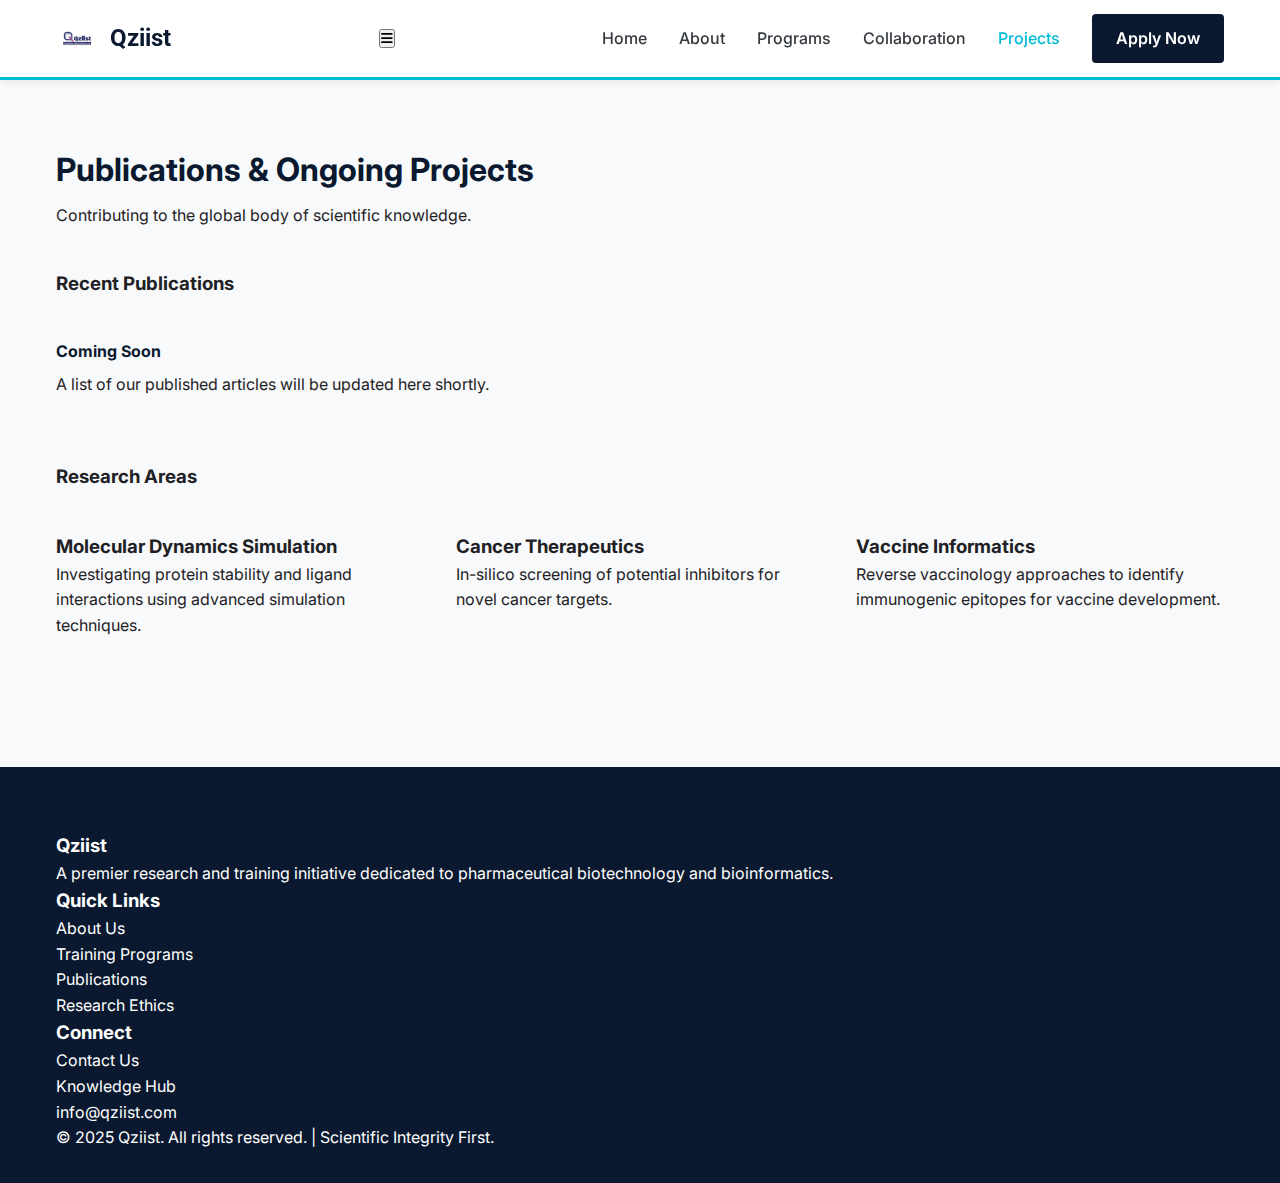
<file: projects.html>
<!DOCTYPE html>
<html lang="en">

<head>
    <meta charset="UTF-8">
    <meta name="viewport" content="width=device-width, initial-scale=1.0">
    <title>Projects & Publications | Qziist</title>
    <link rel="stylesheet" href="css/styles.css">
    <link href="https://fonts.googleapis.com/css2?family=Inter:wght@400;500;600&family=Roboto:wght@500;700&display=swap"
        rel="stylesheet">
    <link href="https://cdnjs.cloudflare.com/ajax/libs/font-awesome/6.0.0/css/all.min.css" rel="stylesheet">
</head>

<body>
    <header class="main-header">
        <div class="container nav-container">
            <a href="index.html" class="logo">
                <img src="assets/images/qzist-transparent.png" alt="Qziist Logo">
                <span>Qziist</span>
            </a>
            <button class="mobile-menu-btn"><i class="fas fa-bars"></i></button>
            <nav class="nav-links">
                <a href="index.html" class="nav-link">Home</a>
                <a href="about.html" class="nav-link">About</a>
                <a href="programs.html" class="nav-link">Programs</a>
                <a href="collaboration.html" class="nav-link">Collaboration</a>
                <a href="projects.html" class="nav-link">Projects</a>
                <a href="contact.html" class="nav-link btn btn-primary">Apply Now</a>
            </nav>
        </div>
    </header>

    <section class="section">
        <div class="container">
            <div class="section-header">
                <h2>Publications & Ongoing Projects</h2>
                <p>Contributing to the global body of scientific knowledge.</p>
            </div>

            <div style="margin-bottom: 4rem;">
                <h3 style="border-bottom: 2px solid var(--color-border); padding-bottom: 0.5rem; margin-bottom: 2rem;">
                    Recent Publications</h3>

                <!-- Placeholder for publications -->
                <div class="card"
                    style="margin-bottom: 1rem; flex-direction: row; align-items: center; justify-content: space-between;">
                    <div>
                        <h4 style="color: var(--color-primary); margin-bottom: 0.5rem;">Coming Soon</h4>
                        <p style="color: var(--color-text-muted);">A list of our published articles will be updated here
                            shortly.</p>
                    </div>
                </div>
            </div>

            <div>
                <h3 style="border-bottom: 2px solid var(--color-border); padding-bottom: 0.5rem; margin-bottom: 2rem;">
                    Research Areas</h3>
                <div class="card-grid">
                    <div class="card">
                        <h3>Molecular Dynamics Simulation</h3>
                        <p>Investigating protein stability and ligand interactions using advanced simulation techniques.
                        </p>
                    </div>
                    <div class="card">
                        <h3>Cancer Therapeutics</h3>
                        <p>In-silico screening of potential inhibitors for novel cancer targets.</p>
                    </div>
                    <div class="card">
                        <h3>Vaccine Informatics</h3>
                        <p>Reverse vaccinology approaches to identify immunogenic epitopes for vaccine development.</p>
                    </div>
                </div>
            </div>
        </div>
    </section>

    <footer class="main-footer">
        <div class="container">
            <div class="footer-content">
                <div class="footer-column">
                    <h3>Qziist</h3>
                    <p>A premier research and training initiative dedicated to pharmaceutical biotechnology and
                        bioinformatics.</p>
                </div>
                <!-- ... footer links ... -->
                <div class="footer-column">
                    <h3>Quick Links</h3>
                    <ul class="footer-links">
                        <li><a href="about.html">About Us</a></li>
                        <li><a href="programs.html">Training Programs</a></li>
                        <li><a href="projects.html">Publications</a></li>
                        <li><a href="ethics.html">Research Ethics</a></li>
                    </ul>
                </div>
                <div class="footer-column">
                    <h3>Connect</h3>
                    <ul class="footer-links">
                        <li><a href="contact.html">Contact Us</a></li>
                        <li><a href="hub.html">Knowledge Hub</a></li>
                        <li><a href="mailto:info@qziist.com">info@qziist.com</a></li>
                    </ul>
                </div>
            </div>
            <div class="copyright">
                <p>&copy; 2025 Qziist. All rights reserved. | Scientific Integrity First.</p>
            </div>
        </div>
    </footer>
    <script src="js/main.js"></script>
</body>

</html>
</file>
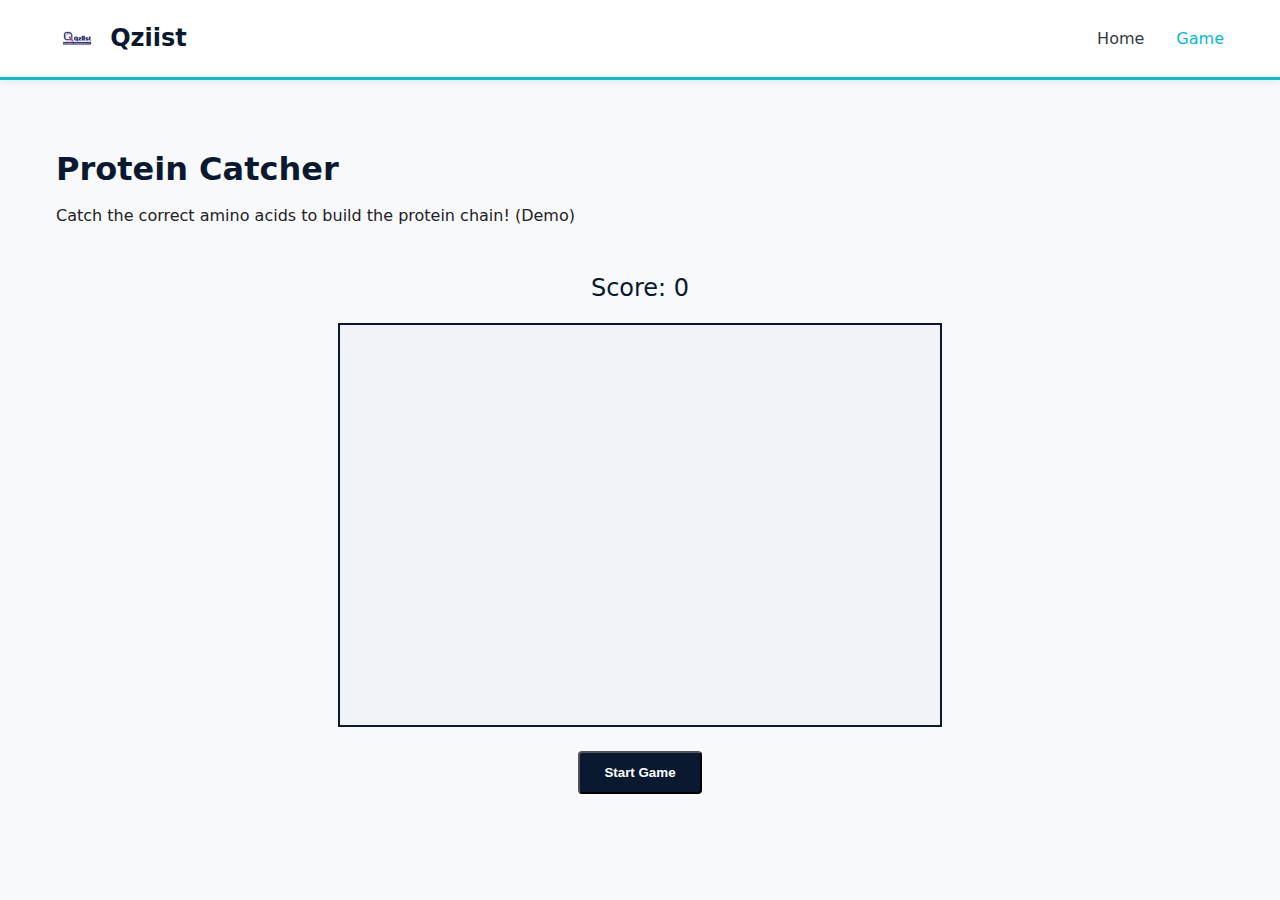
<file: protein_game.html>
<!DOCTYPE html>
<html lang="en">

<head>
    <meta charset="UTF-8">
    <meta name="viewport" content="width=device-width, initial-scale=1.0">
    <title>Protein Folder Game | Qziist</title>
    <link rel="stylesheet" href="css/styles.css">
    <style>
        .game-container {
            max-width: 800px;
            margin: 2rem auto;
            text-align: center;
        }

        #gameCanvas {
            background: #f0f4f8;
            border: 2px solid var(--color-primary);
            border-radius: var(--radius-md);
            cursor: pointer;
        }

        .score-board {
            font-family: var(--font-heading);
            font-size: 1.5rem;
            margin-bottom: 1rem;
            color: var(--color-primary);
        }
    </style>
</head>

<body>
    <header class="main-header">
        <div class="container nav-container">
            <a href="index.html" class="logo">
                <img src="assets/images/qzist-transparent.png" alt="Qziist Logo">
                <span>Qziist</span>
            </a>
            <nav class="nav-links">
                <a href="index.html" class="nav-link">Home</a>
                <a href="game.html" class="nav-link active">Game</a>
            </nav>
        </div>
    </header>

    <section class="section">
        <div class="container">
            <div class="section-header">
                <h2>Protein Catcher</h2>
                <p>Catch the correct amino acids to build the protein chain! (Demo)</p>
            </div>

            <div class="game-container">
                <div class="score-board">Score: <span id="score">0</span></div>
                <canvas id="gameCanvas" width="600" height="400"></canvas>
                <div style="margin-top: 1rem;">
                    <button class="btn btn-primary" onclick="startGame()">Start Game</button>
                </div>
            </div>
        </div>
    </section>

    <script>
        const canvas = document.getElementById('gameCanvas');
        const ctx = canvas.getContext('2d');
        let score = 0;
        let gameLoop;
        let player = { x: 300, y: 350, width: 50, height: 50, color: '#0a192f' };
        let fallingObjects = [];

        function drawPlayer() {
            ctx.fillStyle = player.color;
            ctx.fillRect(player.x - player.width / 2, player.y - player.height / 2, player.width, player.height);
        }

        function drawObjects() {
            fallingObjects.forEach(obj => {
                ctx.beginPath();
                ctx.arc(obj.x, obj.y, 10, 0, Math.PI * 2);
                ctx.fillStyle = obj.type === 'good' ? '#00bcd4' : '#ff6b6b';
                ctx.fill();
                ctx.closePath();
            });
        }

        function update() {
            ctx.clearRect(0, 0, canvas.width, canvas.height);

            // Move objects
            fallingObjects.forEach(obj => obj.y += 3);

            // Check collision
            fallingObjects = fallingObjects.filter(obj => {
                if (obj.y > 400) return false; // Remove if off screen

                // Simple collision detection
                if (obj.y > player.y - player.height / 2 &&
                    obj.y < player.y + player.height / 2 &&
                    obj.x > player.x - player.width / 2 &&
                    obj.x < player.x + player.width / 2) {

                    if (obj.type === 'good') {
                        score += 10;
                    } else {
                        score -= 5;
                    }
                    document.getElementById('score').innerText = score;
                    return false; // Remove caught object
                }
                return true;
            });

            // Spawner
            if (Math.random() < 0.05) {
                fallingObjects.push({
                    x: Math.random() * 580 + 10,
                    y: 0,
                    type: Math.random() > 0.3 ? 'good' : 'bad'
                });
            }

            drawPlayer();
            drawObjects();
        }

        function startGame() {
            if (gameLoop) clearInterval(gameLoop);
            score = 0;
            fallingObjects = [];
            gameLoop = setInterval(update, 1000 / 60);
        }

        // Mouse controls
        canvas.addEventListener('mousemove', (e) => {
            const rect = canvas.getBoundingClientRect();
            player.x = e.clientX - rect.left;
        });
    </script>
</body>

</html>
</file>
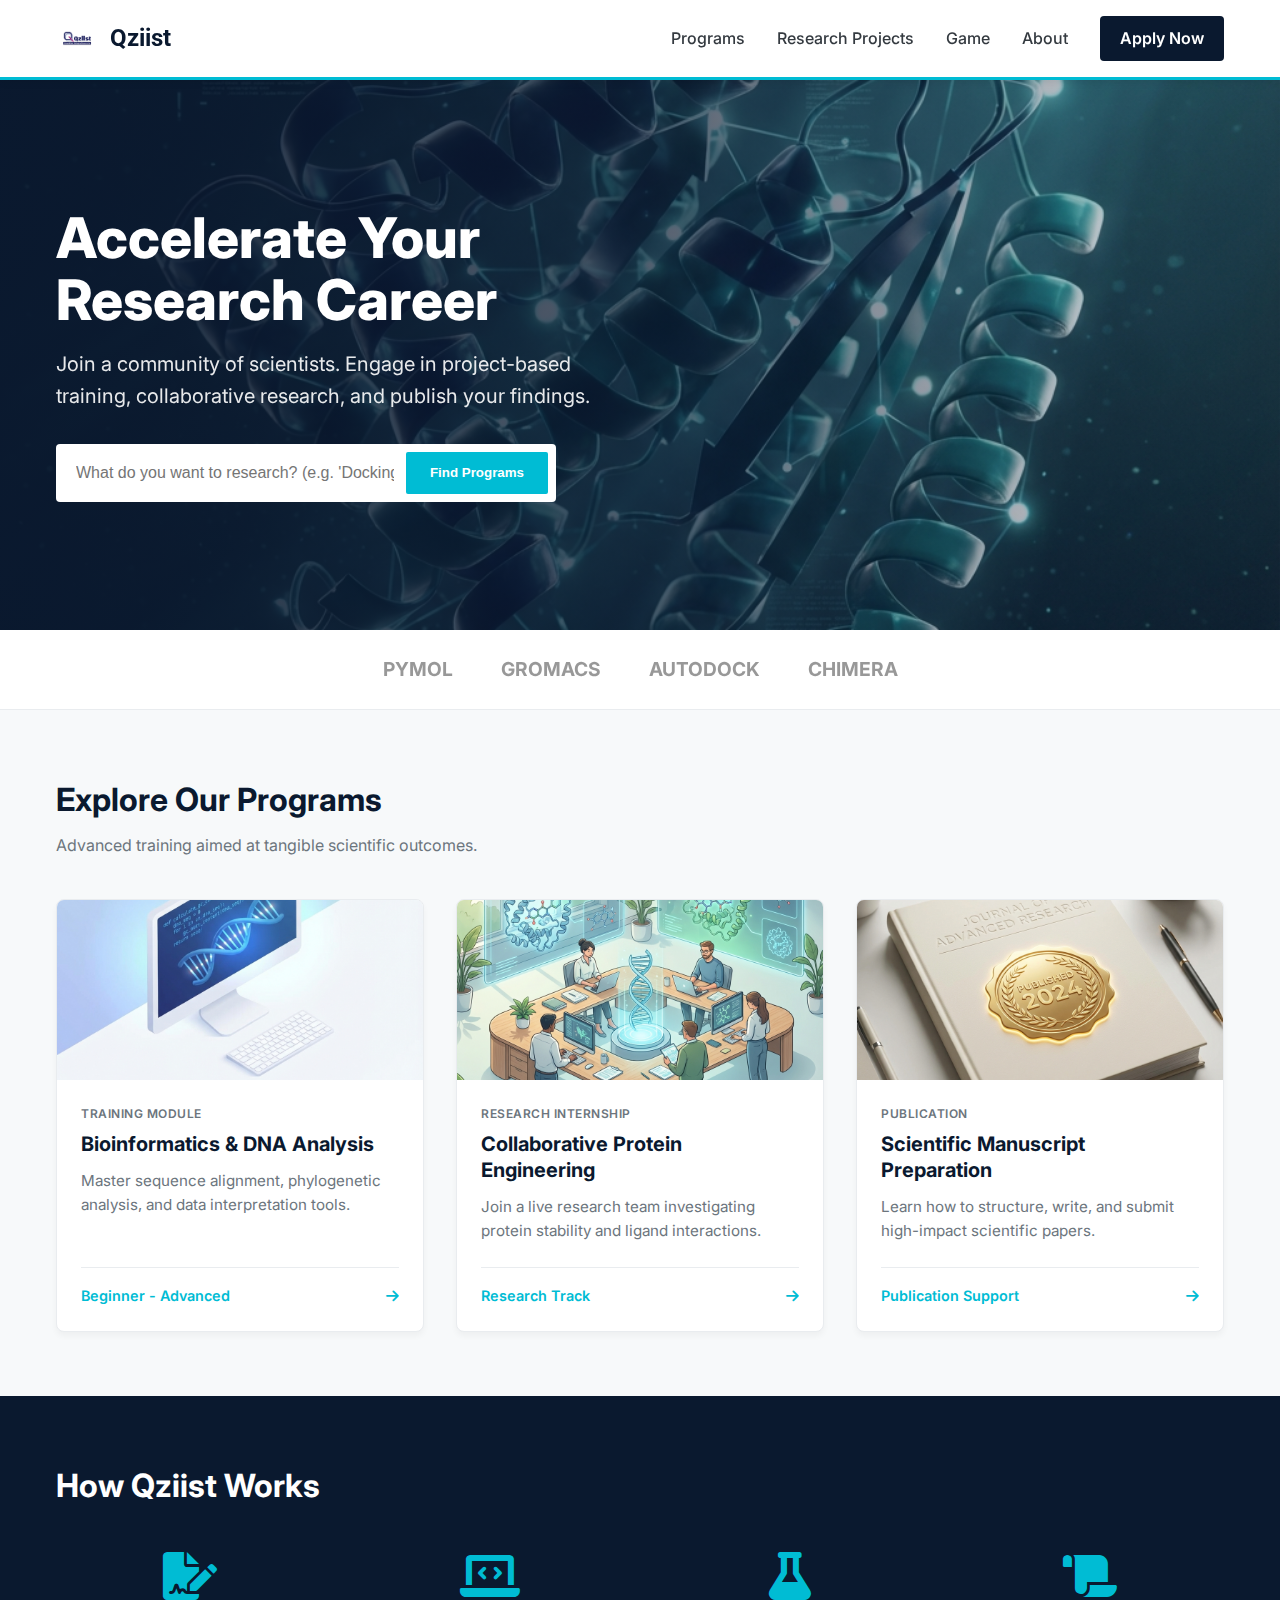
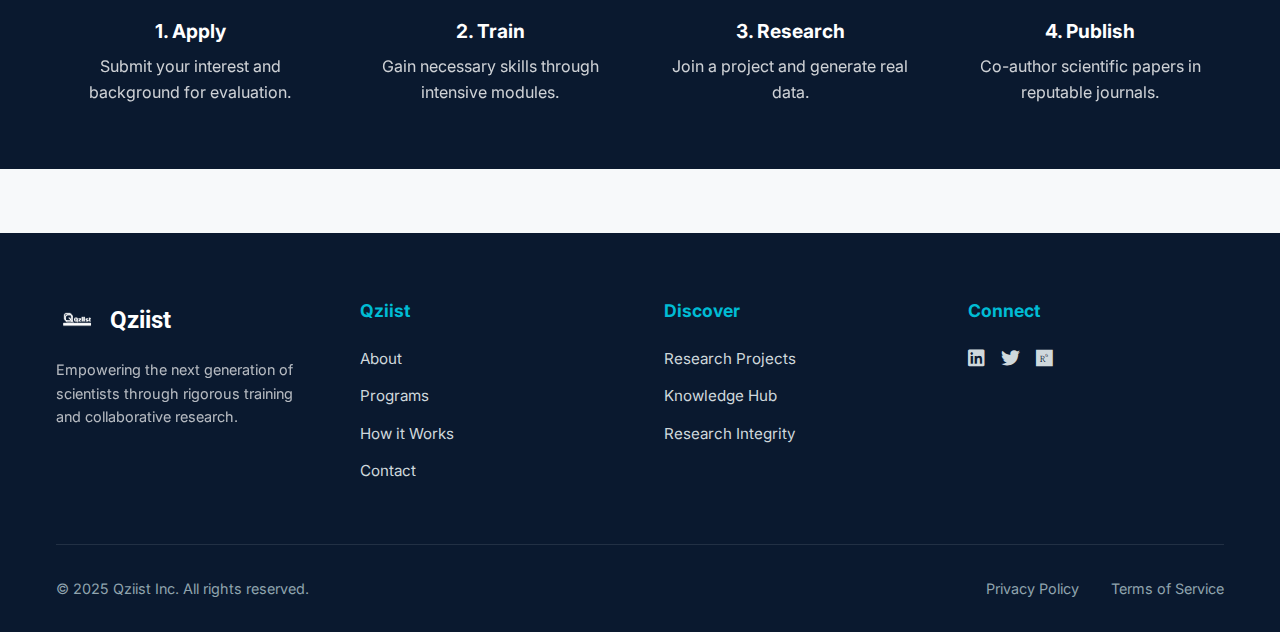
<file: temp_programs.html>
<!DOCTYPE html>
<html lang="en">

<head>
    <meta charset="UTF-8">
    <meta name="viewport" content="width=device-width, initial-scale=1.0">
    <title>Qziist | Project-Based Research & Training</title>
    <link rel="stylesheet" href="css/styles.css">
    <link
        href="https://fonts.googleapis.com/css2?family=Inter:wght@400;500;600;700&family=Roboto:wght@500;700&display=swap"
        rel="stylesheet">
    <link href="https://cdnjs.cloudflare.com/ajax/libs/font-awesome/6.0.0/css/all.min.css" rel="stylesheet">
</head>

<body>

    <!-- Modern Header -->
    <header class="main-header">
        <div class="nav-container">
            <a href="index.html" class="logo">
                <img src="assets/images/qzist-transparent.png" alt="Qziist Logo">
                <span>Qziist</span>
            </a>

            <nav class="nav-links">
                <a href="programs.html" class="nav-link">Programs</a>
                <a href="projects.html" class="nav-link">Research Projects</a>
                <a href="game.html" class="nav-link">Game</a>
                <a href="about.html" class="nav-link">About</a>
                <a href="contact.html" class="nav-btn">Apply Now</a>
            </nav>

            <!-- Mobile Menu Placeholder (Hook for JS) -->
            <button class="mobile-menu-btn" style="display:none;"><i class="fas fa-bars"></i></button>
        </div>
    </header>

    <!-- Hero Section -->
    <section class="hero-wrapper">
        <div class="hero-overlay"></div>
        <div class="hero-content">
            <h1>Accelerate Your Research Career</h1>
            <p>Join a community of scientists. Engage in project-based training, collaborative research, and publish
                your findings.</p>

            <div class="search-bar">
                <input type="text" class="search-input" placeholder="What do you want to research? (e.g. 'Docking')">
                <button class="search-btn">Find Programs</button>
            </div>
        </div>
    </section>

    <!-- Partner/Logos (Optional flair) -->
    <div style="background:white; padding: 1.5rem 0; border-bottom: 1px solid var(--color-gray-100);">
        <div class="container"
            style="display:flex; justify-content:center; gap:3rem; opacity:0.6; grayscale:1; flex-wrap:wrap;">
            <!-- Just text placeholders for tools used -->
            <span style="font-weight:700; font-size:1.2rem; color:#555;">PYMOL</span>
            <span style="font-weight:700; font-size:1.2rem; color:#555;">GROMACS</span>
            <span style="font-weight:700; font-size:1.2rem; color:#555;">AUTODOCK</span>
            <span style="font-weight:700; font-size:1.2rem; color:#555;">CHIMERA</span>
        </div>
    </div>

    <!-- Featured Programs -->
    <section class="section">
        <div class="container">
            <div class="section-header">
                <h2>Explore Our Programs</h2>
                <p style="color:var(--color-gray-600);">Advanced training aimed at tangible scientific outcomes.</p>
            </div>

            <div class="card-grid">
                <!-- Card 1 -->
                <a href="programs.html" class="program-card">
                    <div class="card-thumb">
                        <img src="assets/images/thumb_training.png" alt="Bioinformatics Training">
                    </div>
                    <div class="card-body">
                        <span class="org-label">Training Module</span>
                        <h3 class="card-title">Bioinformatics & DNA Analysis</h3>
                        <p class="card-desc">Master sequence alignment, phylogenetic analysis, and data interpretation
                            tools.</p>
                        <div class="card-footer">
                            <span>Beginner - Advanced</span>
                            <span><i class="fas fa-arrow-right"></i></span>
                        </div>
                    </div>
                </a>

                <!-- Card 2 -->
                <a href="programs.html" class="program-card">
                    <div class="card-thumb">
                        <img src="assets/images/thumb_research.png" alt="Collaborative Research">
                    </div>
                    <div class="card-body">
                        <span class="org-label">Research Internship</span>
                        <h3 class="card-title">Collaborative Protein Engineering</h3>
                        <p class="card-desc">Join a live research team investigating protein stability and ligand
                            interactions.</p>
                        <div class="card-footer">
                            <span>Research Track</span>
                            <span><i class="fas fa-arrow-right"></i></span>
                        </div>
                    </div>
                </a>

                <!-- Card 3 -->
                <a href="projects.html" class="program-card">
                    <div class="card-thumb">
                        <img src="assets/images/thumb_publication.png" alt="Scientific Writing">
                    </div>
                    <div class="card-body">
                        <span class="org-label">Publication</span>
                        <h3 class="card-title">Scientific Manuscript Preparation</h3>
                        <p class="card-desc">Learn how to structure, write, and submit high-impact scientific papers.
                        </p>
                        <div class="card-footer">
                            <span>Publication Support</span>
                            <span><i class="fas fa-arrow-right"></i></span>
                        </div>
                    </div>
                </a>
            </div>
        </div>
    </section>

    <!-- Collaboration Steps (Visual Strip) -->
    <section class="section" style="background-color: var(--color-primary); color:white;">
        <div class="container">
            <div class="section-header">
                <h2 style="color:white;">How Qziist Works</h2>
            </div>
            <div style="display:flex; justify-content:space-around; text-align:center; flex-wrap:wrap; gap:2rem;">
                <div style="max-width:250px;">
                    <i class="fas fa-file-signature"
                        style="font-size:3rem; color:var(--color-secondary); margin-bottom:1rem;"></i>
                    <h3 style="font-size:1.2rem; margin-bottom:0.5rem;">1. Apply</h3>
                    <p style="opacity:0.8;">Submit your interest and background for evaluation.</p>
                </div>
                <div style="max-width:250px;">
                    <i class="fas fa-laptop-code"
                        style="font-size:3rem; color:var(--color-secondary); margin-bottom:1rem;"></i>
                    <h3 style="font-size:1.2rem; margin-bottom:0.5rem;">2. Train</h3>
                    <p style="opacity:0.8;">Gain necessary skills through intensive modules.</p>
                </div>
                <div style="max-width:250px;">
                    <i class="fas fa-flask"
                        style="font-size:3rem; color:var(--color-secondary); margin-bottom:1rem;"></i>
                    <h3 style="font-size:1.2rem; margin-bottom:0.5rem;">3. Research</h3>
                    <p style="opacity:0.8;">Join a project and generate real data.</p>
                </div>
                <div style="max-width:250px;">
                    <i class="fas fa-scroll"
                        style="font-size:3rem; color:var(--color-secondary); margin-bottom:1rem;"></i>
                    <h3 style="font-size:1.2rem; margin-bottom:0.5rem;">4. Publish</h3>
                    <p style="opacity:0.8;">Co-author scientific papers in reputable journals.</p>
                </div>
            </div>
        </div>
    </section>

    <!-- Footer -->
    <footer class="main-footer">
        <div class="container">
            <div class="footer-top">
                <div class="footer-col">
                    <div class="logo" style="color:white; margin-bottom:1rem;">
                        <img src="assets/images/qzist-transparent.png" alt="Qziist"
                            style="filter: brightness(0) invert(1);">
                        <span>Qziist</span>
                    </div>
                    <p style="font-size:0.9rem; opacity:0.7;">
                        Empowering the next generation of scientists through rigorous training and collaborative
                        research.
                    </p>
                </div>
                <div class="footer-col">
                    <h3>Qziist</h3>
                    <ul>
                        <li><a href="about.html">About</a></li>
                        <li><a href="programs.html">Programs</a></li>
                        <li><a href="collaboration.html">How it Works</a></li>
                        <li><a href="contact.html">Contact</a></li>
                    </ul>
                </div>
                <div class="footer-col">
                    <h3>Discover</h3>
                    <ul>
                        <li><a href="projects.html">Research Projects</a></li>
                        <li><a href="hub.html">Knowledge Hub</a></li>
                        <li><a href="ethics.html">Research Integrity</a></li>
                    </ul>
                </div>
                <div class="footer-col">
                    <h3>Connect</h3>
                    <ul style="display:flex; gap:1rem;">
                        <li><a href="#"><i class="fab fa-linkedin fa-lg"></i></a></li>
                        <li><a href="#"><i class="fab fa-twitter fa-lg"></i></a></li>
                        <li><a href="#"><i class="fab fa-researchgate fa-lg"></i></a></li>
                    </ul>
                </div>
            </div>
            <div class="footer-bottom">
                <p>&copy; 2025 Qziist Inc. All rights reserved.</p>
                <div style="display:flex; gap:2rem;">
                    <a href="#">Privacy Policy</a>
                    <a href="#">Terms of Service</a>
                </div>
            </div>
        </div>
    </footer>

    <script src="js/main.js"></script>
</body>

</html>
</file>
<file: css/styles.css>
/* Qziist Design System (edX Inspired Redesign) */
:root {
    /* Colors */
    --color-primary: #0a192f;
    /* Deep Navy - Qziist Brand */
    --color-secondary: #00bcd4;
    /* Cyan/Teal - Qziist Brand */
    --color-accent: #d32f2f;
    /* Academic Red (Alerts/Important) */
    --color-dark: #1f2125;
    --color-light: #f7f9fa;
    /* Very light gray bg */
    --color-white: #ffffff;
    --color-gray-100: #e9ecef;
    --color-gray-600: #6c757d;
    --color-gray-800: #343a40;

    /* Typography */
    --font-main: 'Inter', system-ui, -apple-system, sans-serif;
    --font-heading: 'Roboto', system-ui, -apple-system, sans-serif;

    /* Spacing */
    --container-width: 1200px;
    --header-height: 80px;
}

* {
    box-sizing: border-box;
    margin: 0;
    padding: 0;
}

body {
    font-family: var(--font-main);
    background-color: var(--color-light);
    color: var(--color-dark);
    line-height: 1.6;
    -webkit-font-smoothing: antialiased;
}

a {
    text-decoration: none;
    color: inherit;
    transition: color 0.2s ease;
}

ul {
    list-style: none;
}

img {
    max-width: 100%;
    display: block;
}

/* --- Header / Nav (edX Style) --- */
.main-header {
    background: var(--color-white);
    height: var(--header-height);
    box-shadow: 0 2px 8px rgba(0, 0, 0, 0.08);
    /* Subtle shadow */
    position: sticky;
    top: 0;
    z-index: 1000;
    border-bottom: 3px solid var(--color-secondary);
    /* Qziist flair */
}

.nav-container {
    max-width: var(--container-width);
    margin: 0 auto;
    padding: 0 1rem;
    height: 100%;
    display: flex;
    justify-content: space-between;
    align-items: center;
}

.logo {
    display: flex;
    align-items: center;
    gap: 0.75rem;
    font-family: var(--font-heading);
    font-weight: 700;
    font-size: 1.5rem;
    color: var(--color-primary);
}

.logo img {
    height: 45px;
}

.nav-links {
    display: flex;
    gap: 2rem;
    align-items: center;
}

.nav-link {
    font-weight: 500;
    font-size: 1rem;
    color: var(--color-gray-800);
}

.nav-link:hover,
.nav-link.active {
    color: var(--color-secondary);
}

.nav-btn {
    padding: 0.6rem 1.25rem;
    border-radius: 4px;
    /* Slightly squared like edX */
    font-weight: 600;
    background-color: var(--color-primary);
    color: white !important;
    transition: all 0.2s;
}

.nav-btn:hover {
    background-color: #1a2f4b;
}

/* --- Hero Section (Platform Style) --- */
.hero-wrapper {
    background-color: var(--color-white);
    /* The generated image will be set inline or via class */
    background-image: url('../assets/images/hero_bg.png');
    background-size: cover;
    background-position: center;
    position: relative;
    height: 550px;
    display: flex;
    align-items: center;
}

.hero-overlay {
    position: absolute;
    top: 0;
    left: 0;
    right: 0;
    bottom: 0;
    background: linear-gradient(90deg, rgba(10, 25, 47, 0.95) 0%, rgba(10, 25, 47, 0.7) 50%, rgba(10, 25, 47, 0.1) 100%);
}

.hero-content {
    position: relative;
    z-index: 10;
    max-width: var(--container-width);
    margin: 0 auto;
    padding: 0 1rem;
    color: white;
    width: 100%;
}

.hero-content h1 {
    font-size: 3.5rem;
    font-weight: 800;
    line-height: 1.1;
    margin-bottom: 1rem;
    max-width: 600px;
}

.hero-content p {
    font-size: 1.25rem;
    margin-bottom: 2rem;
    max-width: 550px;
    opacity: 0.9;
}

.search-bar {
    display: flex;
    background: white;
    padding: 0.5rem;
    border-radius: 4px;
    max-width: 500px;
}

.search-input {
    border: none;
    flex: 1;
    padding: 0.75rem;
    font-size: 1rem;
    outline: none;
}

.search-btn {
    background: var(--color-secondary);
    color: white;
    border: none;
    padding: 0 1.5rem;
    font-weight: 700;
    border-radius: 2px;
    cursor: pointer;
}

.search-btn:hover {
    background-color: #00acc1;
}

/* --- Section Layouts --- */
.section {
    padding: 4rem 0;
}

.container {
    max-width: var(--container-width);
    margin: 0 auto;
    padding: 0 1rem;
}

.section-header {
    margin-bottom: 2.5rem;
}

.section-header h2 {
    font-size: 2rem;
    font-weight: 700;
    color: var(--color-primary);
    margin-bottom: 0.5rem;
}

/* --- Card Grid (Platform Cards) --- */
.card-grid {
    display: grid;
    grid-template-columns: repeat(auto-fill, minmax(300px, 1fr));
    gap: 2rem;
    /* Ensure consistent height */
    align-items: stretch;
}

.program-card {
    background: white;
    border: 1px solid var(--color-gray-100);
    border-radius: 8px;
    /* Slightly easier on eyes */
    overflow: hidden;
    box-shadow: 0 4px 6px rgba(0, 0, 0, 0.04);
    transition: transform 0.2s, box-shadow 0.2s;
    display: flex;
    flex-direction: column;
}

.program-card:hover {
    transform: translateY(-5px);
    box-shadow: 0 12px 20px rgba(0, 0, 0, 0.1);
}

.card-thumb {
    height: 180px;
    background-color: #eee;
    overflow: hidden;
}

.card-thumb img {
    width: 100%;
    height: 100%;
    object-fit: cover;
    transition: transform 0.3s;
}

.program-card:hover .card-thumb img {
    transform: scale(1.05);
}

.card-body {
    padding: 1.5rem;
    flex: 1;
    display: flex;
    flex-direction: column;
}

.org-label {
    font-size: 0.75rem;
    text-transform: uppercase;
    letter-spacing: 0.5px;
    color: var(--color-gray-600);
    margin-bottom: 0.5rem;
    font-weight: 600;
}

.card-title {
    font-size: 1.25rem;
    font-weight: 700;
    color: var(--color-primary);
    margin-bottom: 0.75rem;
    line-height: 1.3;
}

.card-desc {
    font-size: 0.95rem;
    color: var(--color-gray-600);
    margin-bottom: auto;
    /* Pushes footer down */
}

.card-footer {
    margin-top: 1.5rem;
    padding-top: 1rem;
    border-top: 1px solid var(--color-gray-100);
    display: flex;
    justify-content: space-between;
    align-items: center;
    font-size: 0.9rem;
    font-weight: 600;
    color: var(--color-secondary);
}

/* --- Footer --- */
.main-footer {
    background-color: var(--color-primary);
    color: white;
    padding: 4rem 0 2rem;
    margin-top: 4rem;
}

.footer-top {
    display: grid;
    grid-template-columns: repeat(auto-fit, minmax(200px, 1fr));
    gap: 3rem;
    margin-bottom: 3rem;
}

.footer-col h3 {
    font-size: 1.1rem;
    margin-bottom: 1.25rem;
    color: var(--color-secondary);
}

.footer-col ul li {
    margin-bottom: 0.75rem;
}

.footer-col a {
    color: #cfd8dc;
    font-size: 0.95rem;
}

.footer-col a:hover {
    color: white;
    text-decoration: underline;
}

.footer-bottom {
    border-top: 1px solid rgba(255, 255, 255, 0.1);
    padding-top: 2rem;
    display: flex;
    justify-content: space-between;
    align-items: center;
    font-size: 0.9rem;
    color: #90a4ae;
}

/* Responsive */
@media (max-width: 768px) {
    .nav-links {
        display: none;
    }

    /* Mobile toggle logic remains in JS */
    .hero-wrapper {
        height: auto;
        padding: 4rem 0;
    }

    .hero-content h1 {
        font-size: 2.25rem;
    }

    .grid-card {
        grid-template-columns: 1fr;
    }
}

/* Utility Helpers */
.btn {
    display: inline-block;
    padding: 0.75rem 1.5rem;
    background: var(--color-primary);
    color: white;
    border-radius: 4px;
    font-weight: 600;
}

.btn-secondary {
    background: var(--color-secondary);
}
</file>
<file: food-heroes-web/styles.css>
/* =====================================================
   قهرمانان خوراکی - استایل‌های بازی
   Food Heroes - Game Styles
   ===================================================== */

/* === Variables === */
:root {
    --primary-color: #6366f1;
    --primary-dark: #4f46e5;
    --secondary-color: #f59e0b;
    --success-color: #10b981;
    --danger-color: #ef4444;
    --bg-dark: #0f0f23;
    --bg-card: rgba(30, 30, 60, 0.8);
    --text-light: #ffffff;
    --text-muted: #a1a1aa;
    --energy-color: #fbbf24;
    --health-color: #f43f5e;
    --glow-primary: 0 0 30px rgba(99, 102, 241, 0.5);
    --glow-success: 0 0 20px rgba(16, 185, 129, 0.5);
    --glow-danger: 0 0 20px rgba(239, 68, 68, 0.5);
}

/* === Reset & Base === */
* {
    margin: 0;
    padding: 0;
    box-sizing: border-box;
}

body {
    font-family: 'Vazirmatn', sans-serif;
    background: linear-gradient(135deg, #0f0f23 0%, #1a1a3e 50%, #0f0f23 100%);
    min-height: 100vh;
    color: var(--text-light);
    overflow-x: hidden;
    direction: rtl;
}

/* === Stars Animation === */
.stars, .stars2, .stars3 {
    position: fixed;
    top: 0;
    left: 0;
    width: 100%;
    height: 100%;
    pointer-events: none;
    z-index: 0;
}

.stars {
    background: transparent url('data:image/svg+xml,<svg xmlns="http://www.w3.org/2000/svg" viewBox="0 0 100 100"><circle cx="50" cy="50" r="1" fill="white" opacity="0.8"/></svg>') repeat;
    background-size: 50px 50px;
    animation: twinkle 3s ease-in-out infinite;
}

.stars2 {
    background: transparent url('data:image/svg+xml,<svg xmlns="http://www.w3.org/2000/svg" viewBox="0 0 100 100"><circle cx="30" cy="70" r="0.8" fill="white" opacity="0.6"/></svg>') repeat;
    background-size: 80px 80px;
    animation: twinkle 4s ease-in-out infinite 1s;
}

.stars3 {
    background: transparent url('data:image/svg+xml,<svg xmlns="http://www.w3.org/2000/svg" viewBox="0 0 100 100"><circle cx="70" cy="30" r="0.5" fill="white" opacity="0.4"/></svg>') repeat;
    background-size: 120px 120px;
    animation: twinkle 5s ease-in-out infinite 2s;
}

@keyframes twinkle {
    0%, 100% { opacity: 1; }
    50% { opacity: 0.5; }
}

/* === Game Container === */
.game-container {
    position: relative;
    z-index: 1;
    max-width: 800px;
    margin: 0 auto;
    padding: 20px;
    min-height: 100vh;
    display: flex;
    flex-direction: column;
    justify-content: center;
}

/* === Screens === */
.screen {
    display: none;
    animation: fadeIn 0.5s ease;
}

.screen.active {
    display: block;
}

@keyframes fadeIn {
    from { opacity: 0; transform: translateY(20px); }
    to { opacity: 1; transform: translateY(0); }
}

/* === Start Screen === */
#start-screen {
    text-align: center;
}

.spaceship-icon {
    font-size: 80px;
    animation: float 3s ease-in-out infinite;
    filter: drop-shadow(0 0 20px rgba(251, 191, 36, 0.5));
}

@keyframes float {
    0%, 100% { transform: translateY(0); }
    50% { transform: translateY(-15px); }
}

.game-title {
    font-size: 3rem;
    font-weight: 900;
    background: linear-gradient(135deg, #fbbf24, #f59e0b, #ea580c);
    -webkit-background-clip: text;
    -webkit-text-fill-color: transparent;
    background-clip: text;
    margin: 20px 0 10px;
    text-shadow: 0 0 30px rgba(251, 191, 36, 0.3);
}

.game-subtitle {
    font-size: 1.5rem;
    color: var(--text-muted);
    font-weight: 400;
    margin-bottom: 40px;
}

/* === Character Select === */
.character-select {
    background: var(--bg-card);
    border-radius: 20px;
    padding: 30px;
    margin: 30px 0;
    backdrop-filter: blur(10px);
    border: 1px solid rgba(255, 255, 255, 0.1);
}

.character-select p {
    margin-bottom: 15px;
    font-size: 1.1rem;
}

#player-name {
    width: 100%;
    max-width: 300px;
    padding: 15px 20px;
    font-size: 1.2rem;
    font-family: 'Vazirmatn', sans-serif;
    border: 2px solid var(--primary-color);
    border-radius: 12px;
    background: rgba(0, 0, 0, 0.3);
    color: var(--text-light);
    text-align: center;
    direction: rtl;
    transition: all 0.3s ease;
}

#player-name:focus {
    outline: none;
    border-color: var(--secondary-color);
    box-shadow: var(--glow-primary);
}

#player-name::placeholder {
    color: var(--text-muted);
}

/* === Buttons === */
.btn {
    display: inline-flex;
    align-items: center;
    justify-content: center;
    gap: 10px;
    padding: 16px 40px;
    font-size: 1.2rem;
    font-family: 'Vazirmatn', sans-serif;
    font-weight: 700;
    border: none;
    border-radius: 50px;
    cursor: pointer;
    transition: all 0.3s ease;
    text-decoration: none;
}

.btn-primary {
    background: linear-gradient(135deg, var(--primary-color), var(--primary-dark));
    color: white;
    box-shadow: var(--glow-primary);
}

.btn-primary:hover {
    transform: translateY(-3px);
    box-shadow: 0 10px 40px rgba(99, 102, 241, 0.4);
}

.btn-secondary {
    background: linear-gradient(135deg, #374151, #1f2937);
    color: white;
    border: 2px solid var(--primary-color);
}

.btn-secondary:hover {
    background: linear-gradient(135deg, var(--primary-color), var(--primary-dark));
}

/* === Robo-Sib === */
.robo-sib, .robo-guide {
    display: flex;
    align-items: flex-start;
    gap: 15px;
    margin-top: 40px;
    justify-content: center;
}

.robo-icon {
    font-size: 50px;
    animation: bounce 2s ease-in-out infinite;
    filter: drop-shadow(0 0 10px rgba(239, 68, 68, 0.5));
}

@keyframes bounce {
    0%, 100% { transform: translateY(0); }
    50% { transform: translateY(-10px); }
}

.speech-bubble, .guide-bubble {
    background: var(--bg-card);
    border-radius: 20px;
    padding: 20px;
    max-width: 400px;
    position: relative;
    backdrop-filter: blur(10px);
    border: 1px solid rgba(255, 255, 255, 0.1);
}

.speech-bubble::before, .guide-bubble::before {
    content: '';
    position: absolute;
    right: -10px;
    top: 20px;
    border: 10px solid transparent;
    border-left-color: var(--bg-card);
}

/* === Status Bar === */
.status-bar {
    display: flex;
    gap: 20px;
    align-items: center;
    justify-content: space-between;
    background: var(--bg-card);
    border-radius: 15px;
    padding: 15px 20px;
    margin-bottom: 20px;
    backdrop-filter: blur(10px);
    border: 1px solid rgba(255, 255, 255, 0.1);
    flex-wrap: wrap;
}

.status-item {
    display: flex;
    align-items: center;
    gap: 10px;
    flex: 1;
    min-width: 120px;
}

.status-icon {
    font-size: 24px;
}

.progress-bar {
    flex: 1;
    height: 12px;
    background: rgba(0, 0, 0, 0.3);
    border-radius: 6px;
    overflow: hidden;
}

.progress-fill {
    height: 100%;
    border-radius: 6px;
    transition: width 0.5s ease;
}

.progress-fill.energy {
    background: linear-gradient(90deg, #fbbf24, #f59e0b);
    box-shadow: 0 0 10px rgba(251, 191, 36, 0.5);
}

.progress-fill.health {
    background: linear-gradient(90deg, #f43f5e, #e11d48);
    box-shadow: 0 0 10px rgba(244, 63, 94, 0.5);
}

.status-label {
    font-size: 0.8rem;
    color: var(--text-muted);
}

.scene-counter {
    background: var(--primary-color);
    padding: 8px 16px;
    border-radius: 20px;
    font-size: 0.9rem;
    font-weight: 700;
}

/* === Scene Container === */
#scene-container {
    background: var(--bg-card);
    border-radius: 25px;
    padding: 30px;
    min-height: 300px;
    backdrop-filter: blur(10px);
    border: 1px solid rgba(255, 255, 255, 0.1);
}

.scene-title {
    font-size: 1.8rem;
    font-weight: 700;
    margin-bottom: 10px;
    color: var(--secondary-color);
}

.scene-description {
    font-size: 1.1rem;
    line-height: 1.8;
    margin-bottom: 25px;
    color: var(--text-muted);
}

/* === Choice Cards === */
.choices-container {
    display: grid;
    gap: 15px;
}

.choice-card {
    display: flex;
    align-items: center;
    gap: 15px;
    padding: 20px;
    background: rgba(0, 0, 0, 0.2);
    border: 2px solid rgba(255, 255, 255, 0.1);
    border-radius: 15px;
    cursor: pointer;
    transition: all 0.3s ease;
}

.choice-card:hover {
    border-color: var(--primary-color);
    background: rgba(99, 102, 241, 0.1);
    transform: translateX(-5px);
}

.choice-card.selected {
    border-color: var(--primary-color);
    background: rgba(99, 102, 241, 0.2);
}

.choice-card.correct {
    border-color: var(--success-color);
    background: rgba(16, 185, 129, 0.2);
    box-shadow: var(--glow-success);
}

.choice-card.wrong {
    border-color: var(--danger-color);
    background: rgba(239, 68, 68, 0.2);
    box-shadow: var(--glow-danger);
}

.choice-emoji {
    font-size: 40px;
}

.choice-text {
    font-size: 1.1rem;
    flex: 1;
}

/* === Multi-Select (for protein scene) === */
.multi-select-container {
    display: grid;
    grid-template-columns: repeat(auto-fit, minmax(120px, 1fr));
    gap: 15px;
    margin-bottom: 20px;
}

.food-item {
    display: flex;
    flex-direction: column;
    align-items: center;
    gap: 10px;
    padding: 20px;
    background: rgba(0, 0, 0, 0.2);
    border: 2px solid rgba(255, 255, 255, 0.1);
    border-radius: 15px;
    cursor: pointer;
    transition: all 0.3s ease;
}

.food-item:hover {
    border-color: var(--primary-color);
    transform: scale(1.05);
}

.food-item.selected {
    border-color: var(--secondary-color);
    background: rgba(245, 158, 11, 0.2);
}

.food-item.correct {
    border-color: var(--success-color);
    background: rgba(16, 185, 129, 0.2);
}

.food-item.wrong {
    border-color: var(--danger-color);
    background: rgba(239, 68, 68, 0.2);
}

.food-emoji {
    font-size: 48px;
}

.food-name {
    font-size: 0.9rem;
    text-align: center;
}

.submit-btn {
    margin-top: 20px;
}

/* === Result Screen === */
#result-screen {
    text-align: center;
}

#result-content {
    background: var(--bg-card);
    border-radius: 25px;
    padding: 40px;
    margin-bottom: 30px;
    backdrop-filter: blur(10px);
    border: 1px solid rgba(255, 255, 255, 0.1);
}

.result-icon {
    font-size: 80px;
    margin-bottom: 20px;
    animation: pop 0.5s ease;
}

@keyframes pop {
    0% { transform: scale(0); }
    50% { transform: scale(1.2); }
    100% { transform: scale(1); }
}

.result-title {
    font-size: 2rem;
    margin-bottom: 15px;
}

.result-title.success {
    color: var(--success-color);
}

.result-title.warning {
    color: var(--secondary-color);
}

.result-title.danger {
    color: var(--danger-color);
}

.result-message {
    font-size: 1.2rem;
    line-height: 1.8;
    color: var(--text-muted);
}

.lesson-box {
    background: rgba(16, 185, 129, 0.1);
    border: 1px solid var(--success-color);
    border-radius: 15px;
    padding: 20px;
    margin-top: 20px;
}

.lesson-box h4 {
    color: var(--success-color);
    margin-bottom: 10px;
}

/* === End Screen === */
#end-screen {
    text-align: center;
}

.trophy {
    font-size: 100px;
    animation: float 3s ease-in-out infinite;
    filter: drop-shadow(0 0 30px rgba(251, 191, 36, 0.5));
}

#end-screen h1 {
    font-size: 2.5rem;
    margin: 20px 0;
    background: linear-gradient(135deg, #fbbf24, #10b981);
    -webkit-background-clip: text;
    -webkit-text-fill-color: transparent;
    background-clip: text;
}

.final-stats {
    display: flex;
    gap: 20px;
    justify-content: center;
    margin: 30px 0;
    flex-wrap: wrap;
}

.stat-card {
    background: var(--bg-card);
    border-radius: 20px;
    padding: 25px 40px;
    display: flex;
    flex-direction: column;
    align-items: center;
    gap: 10px;
    backdrop-filter: blur(10px);
    border: 1px solid rgba(255, 255, 255, 0.1);
}

.stat-icon {
    font-size: 40px;
}

.stat-value {
    font-size: 2rem;
    font-weight: 900;
    color: var(--success-color);
}

.stat-label {
    color: var(--text-muted);
}

.lessons-learned {
    background: var(--bg-card);
    border-radius: 20px;
    padding: 25px;
    margin: 30px 0;
    text-align: right;
    backdrop-filter: blur(10px);
    border: 1px solid rgba(255, 255, 255, 0.1);
}

.lessons-learned h3 {
    margin-bottom: 15px;
    color: var(--secondary-color);
}

.lessons-learned ul {
    list-style: none;
}

.lessons-learned li {
    padding: 10px 0;
    border-bottom: 1px solid rgba(255, 255, 255, 0.1);
    display: flex;
    align-items: center;
    gap: 10px;
}

.lessons-learned li::before {
    content: '✅';
}

.lessons-learned li:last-child {
    border-bottom: none;
}

/* === Robo Guide in Game === */
.robo-guide {
    margin-top: 20px;
    justify-content: flex-start;
}

.guide-bubble {
    font-size: 1rem;
    line-height: 1.6;
}

/* === Responsive === */
@media (max-width: 600px) {
    .game-title {
        font-size: 2rem;
    }
    
    .game-subtitle {
        font-size: 1.2rem;
    }
    
    .status-bar {
        flex-direction: column;
        gap: 15px;
    }
    
    .status-item {
        width: 100%;
    }
    
    .choice-card {
        padding: 15px;
    }
    
    .choice-emoji {
        font-size: 30px;
    }
    
    .multi-select-container {
        grid-template-columns: repeat(2, 1fr);
    }
    
    .final-stats {
        flex-direction: column;
        align-items: center;
    }
    
    .stat-card {
        width: 100%;
        max-width: 200px;
    }
}
</file>
